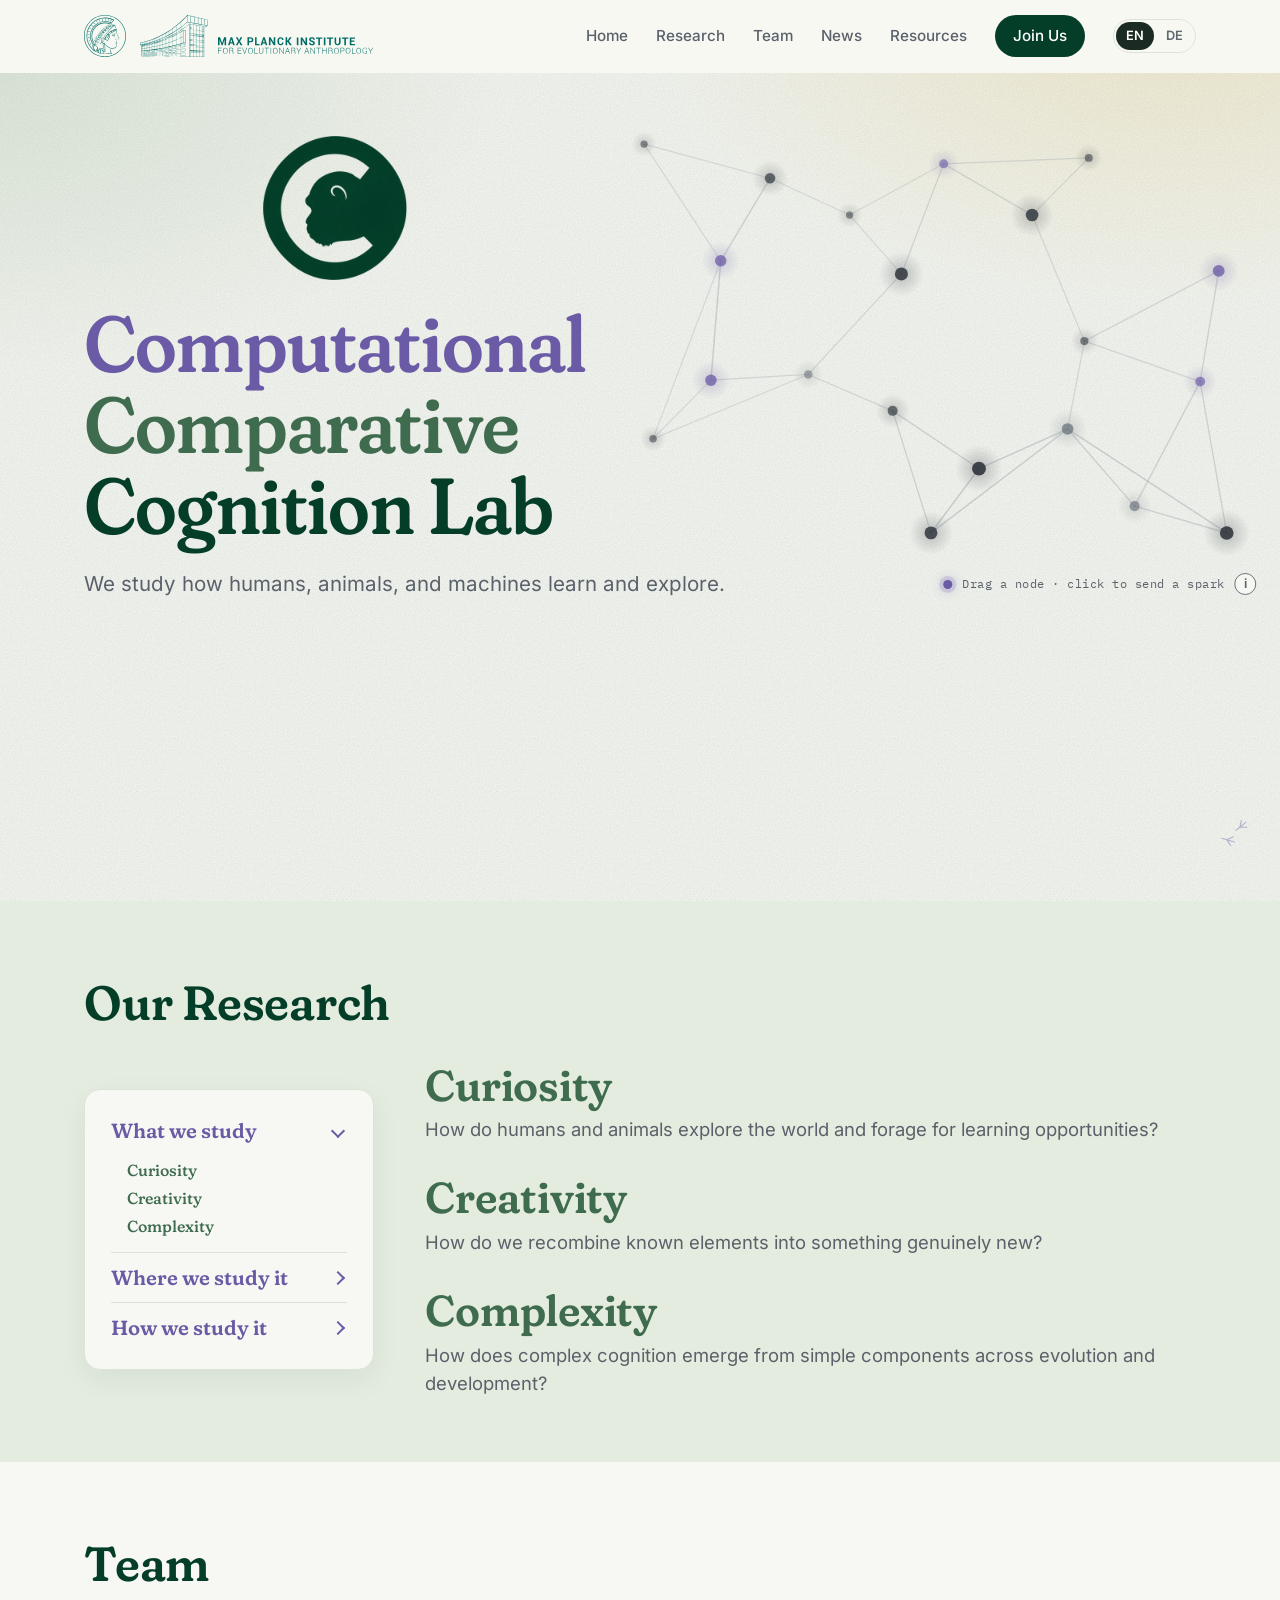
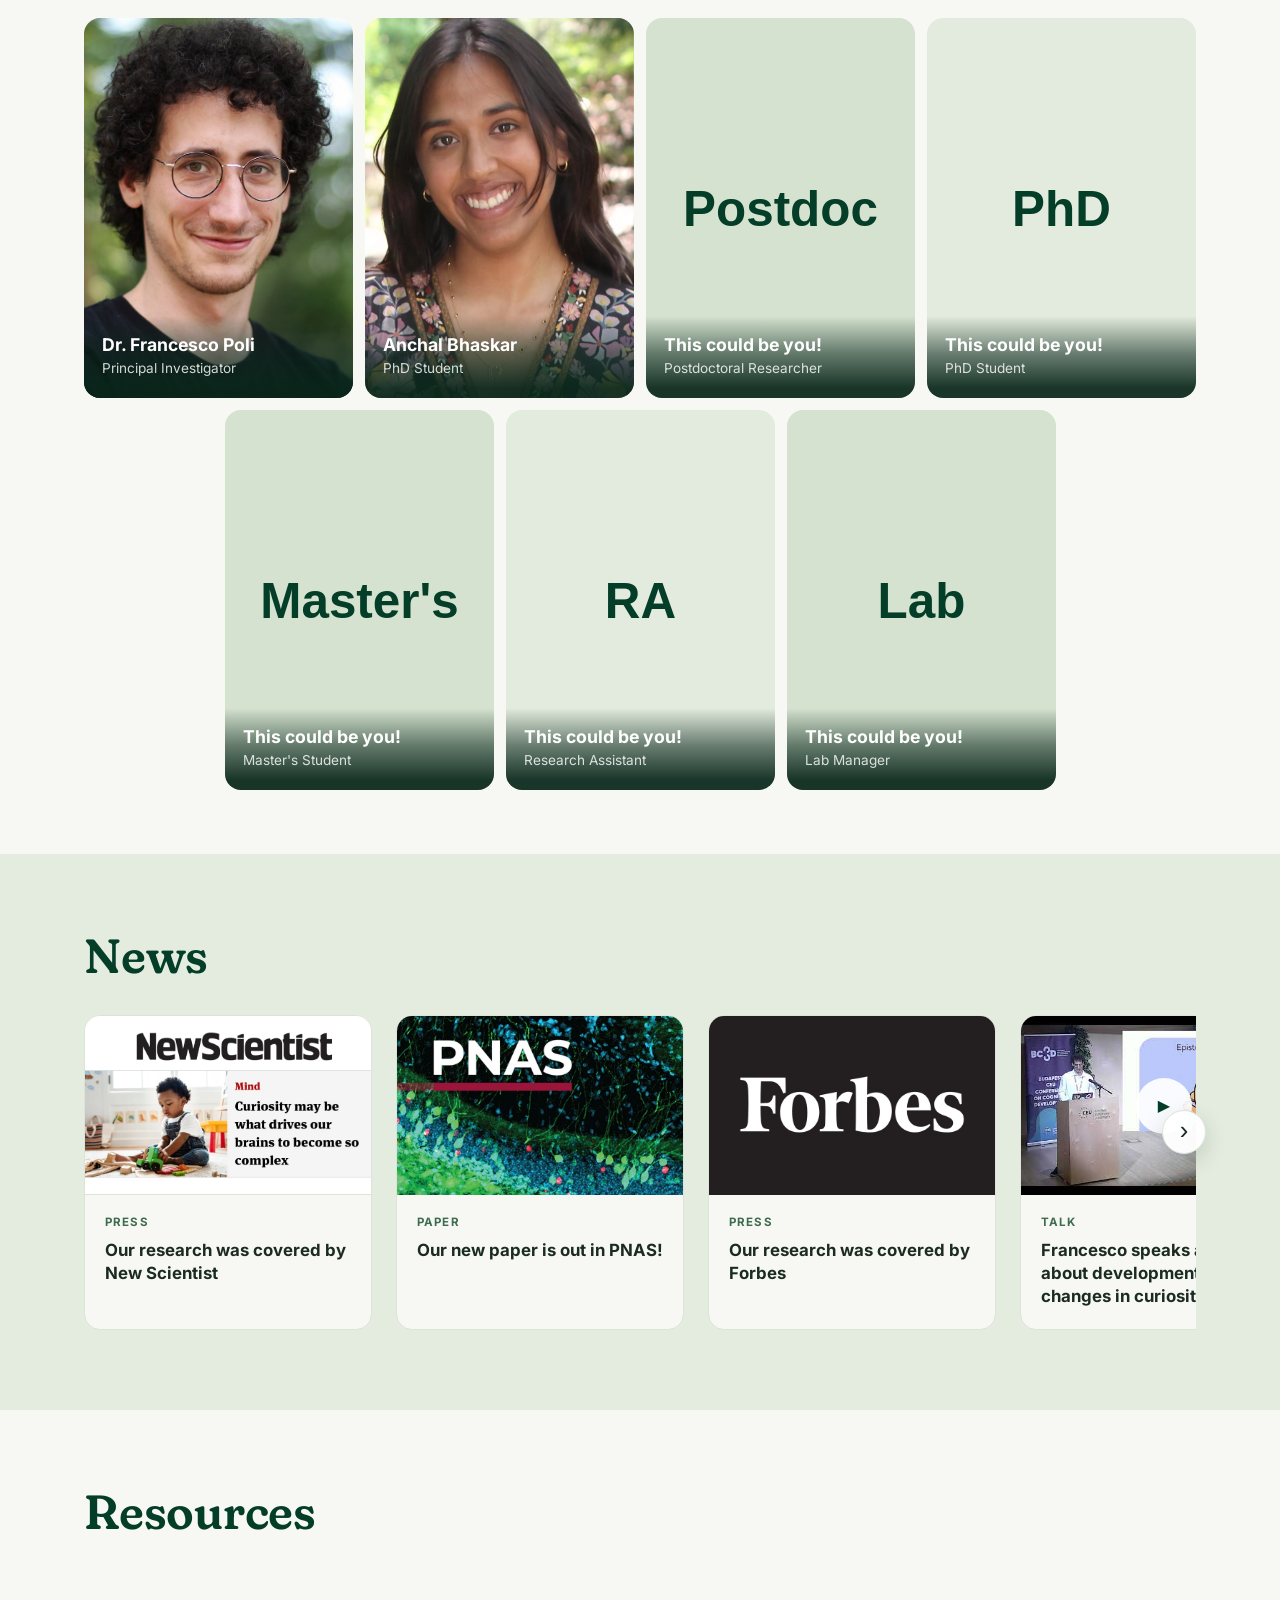
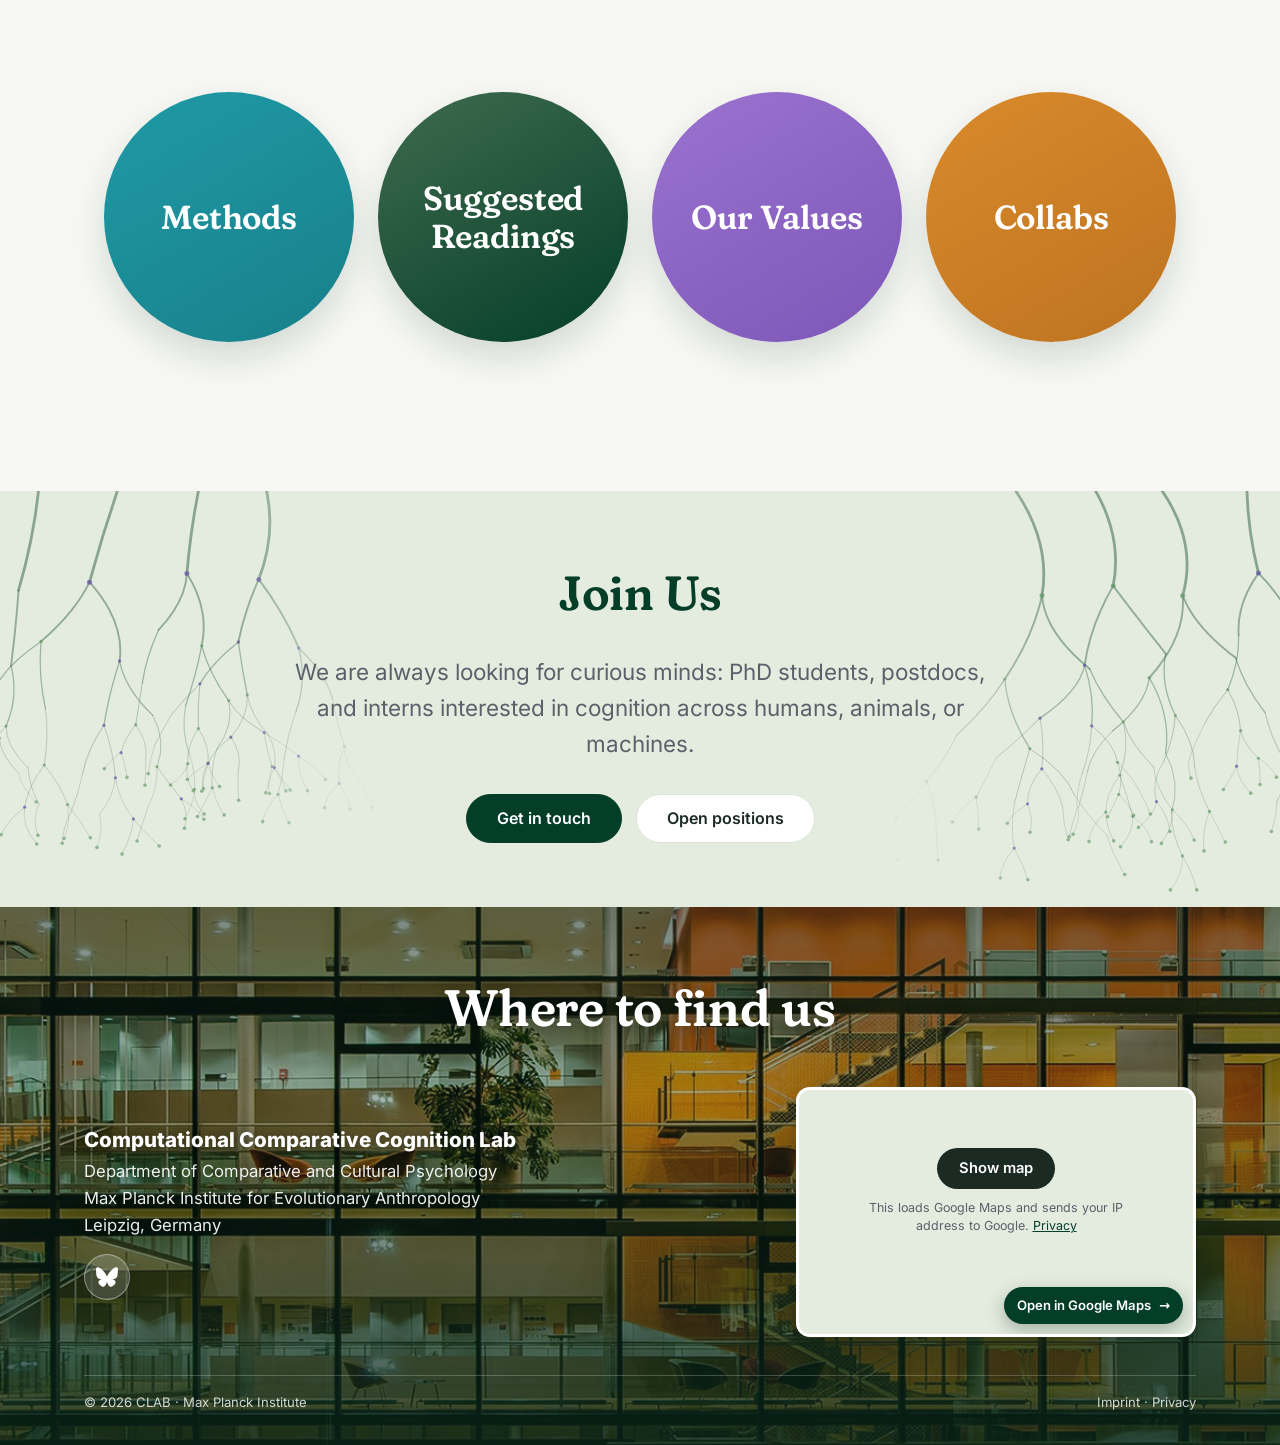
<file: index.html>
<!DOCTYPE html>
<html lang="en">
<head>
  <meta charset="UTF-8" />
  <meta name="viewport" content="width=device-width, initial-scale=1.0" />
  <title>CLAB · Computational Comparative Cognition Lab</title>
  <meta name="description" content="Computational Comparative Cognition Lab (CLAB) at the Max Planck Institute." />
  <link rel="icon" type="image/png" href="assets/img/favicon-green.png" />
  <link rel="stylesheet" href="assets/css/styles.css?v=41" />
</head>
<body>

  <!-- ============ HEADER / NAV ============ -->
  <header class="site-header" id="siteHeader">
    <div class="container header-inner">
      <a href="#top" class="brand brand--mpi" aria-label="CLAB home">
        <img src="assets/img/mpg_logo.svg" alt="Max Planck Society" class="brand-mpg" />
        <img src="assets/img/mpi_eva_logo.svg" alt="Max Planck Institute for Evolutionary Anthropology" class="brand-mpi" />
      </a>

      <nav class="main-nav" id="mainNav" aria-label="Main navigation">
        <a href="#top">Home</a>
        <a href="#research">Research</a>
        <a href="#team">Team</a>
        <a href="#news">News</a>
        <a href="#resources">Resources</a>
        <a href="#join" class="nav-cta">Join Us</a>
        <div class="lang-toggle" role="group" aria-label="Language">
          <button class="lang-btn is-active" data-lang="en">EN</button>
          <button class="lang-btn" data-lang="de">DE</button>
        </div>
      </nav>

      <button class="nav-toggle" id="navToggle" aria-label="Open menu" aria-expanded="false">
        <span></span><span></span><span></span>
      </button>
    </div>
  </header>

  <main id="top">

    <!-- ============ HERO ============ -->
    <section class="hero" id="hero">
      <!-- Footprints walk behind the network; both are decorative and drawn by main.js -->
      <svg class="hero-tracks" id="heroTracks" aria-hidden="true"></svg>
      <canvas class="hero-net" id="heroNet" aria-hidden="true"></canvas>
      <div class="container hero-inner" id="heroInner">
        <div class="hero-head">
          <img class="hero-logo" src="assets/img/clab-logo-green.png" alt="CLAB logo" />
          <h1 class="hero-title"><span class="w-comp">Computational</span><br /><span class="w-compar">Comparative</span><br /><span class="w-cog">Cognition Lab</span></h1>
        </div>
        <p class="hero-tagline">We study how humans, animals, and machines learn and explore.</p>
      </div>
      <!-- Placed right under the network by main.js -->
      <div class="hero-hint" id="heroHint" hidden>
        <p class="hint-text"><i></i><span class="hint-mouse">Drag a node · click to send a spark</span><span class="hint-touch">Tap to send a spark</span></p>
        <button type="button" class="hint-info" id="hintInfo" aria-expanded="false" aria-controls="hintNote" aria-label="About the network">i</button>
        <p class="hint-note" id="hintNote" hidden>The network idea was stolen from <a href="https://www.kaysonfakhar.com/" target="_blank" rel="noopener">Kayson</a></p>
      </div>
    </section>
    <!-- The bird keeps walking down the page margin as you scroll (drawn by main.js) -->
    <svg class="page-trail" id="pageTrail" aria-hidden="true"></svg>

    <!-- ============ RESEARCH: a menu on the left opens What, Where and How on the right ============ -->
    <section class="section research" id="research">
      <div class="container">
        <div class="section-head reveal">
          <h2 class="section-title">Our Research</h2>
        </div>

        <div class="rs reveal" id="rs">
          <nav class="rs-menu" aria-label="Our research">
            <div class="rs-group" data-part="what">
              <button class="rs-head" type="button" data-part="what" aria-controls="rsSub-what">What we study</button>
              <div class="rs-sub" id="rsSub-what">
                <ul>
                  <li><button class="rs-item" type="button" data-part="what" data-item="curiosity">Curiosity</button></li>
                  <li><button class="rs-item" type="button" data-part="what" data-item="creativity">Creativity</button></li>
                  <li><button class="rs-item" type="button" data-part="what" data-item="complexity">Complexity</button></li>
                </ul>
              </div>
            </div>
            <div class="rs-group" data-part="where">
              <button class="rs-head" type="button" data-part="where" aria-controls="rsSub-where">Where we study it</button>
              <div class="rs-sub" id="rsSub-where">
                <ul>
                  <li><button class="rs-item" type="button" data-part="where" data-item="baby">Across Development</button></li>
                  <li><button class="rs-item" type="button" data-part="where" data-item="chimp">Across Species</button></li>
                  <li><button class="rs-item" type="button" data-part="where" data-item="globe">Across the Globe</button></li>
                </ul>
              </div>
            </div>
            <div class="rs-group" data-part="how">
              <button class="rs-head" type="button" data-part="how" aria-controls="rsSub-how">How we study it</button>
              <div class="rs-sub" id="rsSub-how">
                <ul>
                  <li><button class="rs-item" type="button" data-part="how" data-item="eye">Experimental work</button></li>
                  <li><button class="rs-item" type="button" data-part="how" data-item="model">Computational modelling</button></li>
                  <li><button class="rs-item" type="button" data-part="how" data-item="brain">Brain data</button></li>
                </ul>
              </div>
            </div>
          </nav>

          <div class="rs-panels">
            <!-- What: the three questions -->
            <div class="rs-panel rs-panel--what" data-part="what">
              <h3 class="rs-label">What we study</h3>
              <div class="what-list">
                <div class="what-item" data-item="curiosity" style="--c:#1f9aa6">
                  <h3>Curiosity</h3>
                  <p>How do humans and animals explore the world and forage for learning opportunities?</p>
                </div>
                <div class="what-item" data-item="creativity" style="--c:#d98a2b">
                  <h3>Creativity</h3>
                  <p>How do we recombine known elements into something genuinely new?</p>
                </div>
                <div class="what-item" data-item="complexity" style="--c:#9b72cf">
                  <h3>Complexity</h3>
                  <p>How does complex cognition emerge from simple components across evolution and development?</p>
                </div>
              </div>
            </div>

            <!-- Where: the globe, the chimp and the baby -->
            <div class="rs-panel rs-panel--where" data-part="where">
              <h3 class="rs-label">Where we study it</h3>
              <div class="rs-text" aria-live="polite">
                <p class="rs-pick"><span class="pick-wide">Click a name on the left, or the picture</span><span class="pick-phone">Tap the picture to explore</span></p>
                <div class="rs-desc" data-item="baby" style="--c:#cf6f8a">
                  <h3>Across Development</h3>
                  <p>The secret to human uniqueness lies in our long period of development: infants and children can actively explore the world and learn many complex cognitive and social skills from others. How does this happen?</p>
                </div>
                <div class="rs-desc" data-item="chimp" style="--c:#c77d3a">
                  <h3>Across Species</h3>
                  <p>Can we really say that something is special to humans if our closest relatives, the great apes, have it too? We compare brains and cognition across species to understand how they differ, and what makes us unique.</p>
                </div>
                <div class="rs-desc" data-item="globe" style="--c:#3a6ea5">
                  <h3>Across the Globe</h3>
                  <p>All cultures are different. If we want to understand the cognitive abilities that are universal to all humans, we have to look for them across all cultures. Studying cultures also helps us understand how and why we vary, and which developmental and environmental factors shape those variations.</p>
                </div>
              </div>
              <div class="rs-art">
                <img class="art-layer" data-item="globe" src="globe.png" alt="" style="--halo:#3a6ea5" />
                <img class="art-layer" data-item="chimp" src="chimp.png" alt="" style="--halo:#c77d3a" />
                <img class="art-layer" data-item="baby"  src="baby.png"  alt="" style="--halo:#cf6f8a" />
                <!-- transparent click areas over each part -->
                <button class="art-hot" type="button" data-item="globe" tabindex="-1" aria-label="Across the Globe" style="--x:50%;--y:22%;--w:86%;--h:42%"></button>
                <button class="art-hot" type="button" data-item="globe" tabindex="-1" aria-label="Across the Globe" style="--x:50%;--y:64%;--w:88%;--h:60%"></button>
                <button class="art-hot" type="button" data-item="chimp" tabindex="-1" aria-label="Across Species" style="--x:34%;--y:53%;--w:38%;--h:34%"></button>
                <button class="art-hot" type="button" data-item="baby"  tabindex="-1" aria-label="Across Development" style="--x:68%;--y:54%;--w:33%;--h:30%"></button>
              </div>
            </div>

            <!-- How: an eye with its eye-tracker, a small neural network, a brain -->
            <div class="rs-panel rs-panel--how" data-part="how">
              <h3 class="rs-label">How we study it</h3>
              <div class="rs-text" aria-live="polite">
                <p class="rs-pick"><span class="pick-wide">Click a name on the left, or the picture</span><span class="pick-phone">Tap the picture to explore</span></p>
                <div class="rs-desc" data-item="eye" style="--c:#2f8a78">
                  <h3>Experimental work</h3>
                  <p>We use eye-tracking, pupillometry and behavioural techniques to study how cognition changes across species and development.</p>
                </div>
                <div class="rs-desc" data-item="model" style="--c:#6b5ba6">
                  <h3>Computational modelling</h3>
                  <p>We develop computational models and artificial neural networks to gain mechanistic insights on cognition.</p>
                </div>
                <div class="rs-desc" data-item="brain" style="--c:#cc5f7d">
                  <h3>Brain data</h3>
                  <p>We work with brain data to ground our understanding of cognition in what is biologically plausible.</p>
                </div>
              </div>
              <div class="rs-art rs-art--how">
                <!-- faint links between the three: they work together -->
                <svg class="art-base" viewBox="0 0 414 400" aria-hidden="true">
                  <path d="M207 198 L112 292 M207 198 L318 284 M112 292 L318 284" fill="none" stroke="#9aa39c" stroke-width="3" stroke-dasharray="2 10" stroke-linecap="round"/>
                </svg>
                <!-- an eye-tracking session, in a circle -->
                <svg class="art-layer" data-item="eye" viewBox="0 0 414 400" aria-hidden="true" style="--halo:#2f8a78">
                  <defs><clipPath id="eyeClip"><circle cx="207" cy="104" r="94"/></clipPath></defs>
                  <image href="assets/img/research/eye-tracking.jpg" x="113" y="10" width="188" height="188" clip-path="url(#eyeClip)" preserveAspectRatio="xMidYMid slice"/>
                  <circle cx="207" cy="104" r="94" fill="none" stroke="#2b2b2b" stroke-width="6"/>
                </svg>
                <!-- a small copy of the network at the top of the page (main.js draws it) -->
                <canvas class="art-layer art-live how-net" id="howNet" data-item="model" aria-hidden="true" style="--halo:#6b5ba6"></canvas>
                <!-- a brain, seen from the side -->
                <svg class="art-layer" data-item="brain" viewBox="0 0 414 400" aria-hidden="true" style="--halo:#cc5f7d">
                  <image href="assets/img/research/brain.png?v=2" x="226" y="209" width="186" height="151"/>
                </svg>
                <button class="art-hot" type="button" data-item="eye"   tabindex="-1" aria-label="Experimental work" style="--x:50%;--y:26%;--w:46%;--h:47%"></button>
                <button class="art-hot" type="button" data-item="brain" tabindex="-1" aria-label="Brain data" style="--x:76%;--y:71%;--w:44%;--h:38%"></button>
              </div>
            </div>
          </div>
        </div>
      </div>
    </section>

    <!-- ============ TEAM ============ -->
    <section class="section team" id="team">
      <div class="container">
        <div class="section-head reveal">
          <h2 class="section-title">Team</h2>
        </div>

        <div class="people-grid reveal">
          <figure class="person" tabindex="0">
            <img class="person-photo" src="Francesco.JPG" alt="Dr. Francesco Poli" />
            <figcaption class="person-info">
              <div class="person-name"><strong>Dr. Francesco Poli</strong><span>Principal Investigator</span></div>
              <div class="person-more">
                <p class="person-bio">Francesco leads CLAB. He is interested in how humans and other animals learn and explore, and loves using eye-tracking and computational modelling to find out.</p>
                <div class="person-actions">
                  <a class="person-bsky" href="https://bsky.app/profile/francescopoli.bsky.social" target="_blank" rel="noopener" aria-label="Bluesky profile of Francesco Poli">
                    <svg viewBox="0 0 24 24" aria-hidden="true"><path fill="currentColor" d="M5.202 2.857C7.954 4.922 10.913 9.11 12 11.358c1.087-2.247 4.046-6.436 6.798-8.501C20.783 1.366 24 .213 24 3.883c0 .732-.42 6.156-.667 7.037-.856 3.061-3.978 3.842-6.755 3.37 4.854.826 6.089 3.562 3.422 6.299-5.065 5.196-7.28-1.304-7.847-2.97-.104-.305-.152-.448-.153-.327 0-.121-.05.022-.153.327-.568 1.666-2.782 8.166-7.847 2.97-2.667-2.737-1.432-5.473 3.422-6.3-2.777.473-5.899-.308-6.755-3.369C.42 10.04 0 4.615 0 3.883c0-3.67 3.217-2.517 5.202-1.026"/></svg>
                  </a>
                  <a class="person-link" href="https://francescpoli.github.io/" target="_blank" rel="noopener">Go to personal website <span class="arrow-x">&rarr;</span></a>
                </div>
                <a class="person-email" href="mailto:francesco.poli@live.com">francesco.poli@live.com</a>
              </div>
            </figcaption>
          </figure>
          <figure class="person" tabindex="0">
            <img class="person-photo" src="Anchal_Bhaskar.jpg" alt="Anchal Bhaskar" />
            <figcaption class="person-info">
              <div class="person-name"><strong>Anchal Bhaskar</strong><span>PhD Student</span></div>
              <div class="person-more">
                <p class="person-bio">Anchal is interested in Nature, Networks, and Nurture: How cognition is the result of genetic, brain, and behavioural processes across development. She is based at the <a href="https://www.astlelab.com/" target="_blank" rel="noopener">4D Lab</a> in Cambridge (UK).</p>
              </div>
            </figcaption>
          </figure>
          <figure class="person" tabindex="0">
            <img class="person-photo" src="assets/img/team/role-postdoc.svg" alt="" />
            <figcaption class="person-info">
              <div class="person-name"><strong>This could be you!</strong><span>Postdoctoral Researcher</span></div>            </figcaption>
          </figure>
          <figure class="person" tabindex="0">
            <img class="person-photo" src="assets/img/team/role-phd.svg" alt="" />
            <figcaption class="person-info">
              <div class="person-name"><strong>This could be you!</strong><span>PhD Student</span></div>            </figcaption>
          </figure>
          <figure class="person" tabindex="0">
            <img class="person-photo" src="assets/img/team/role-masters.svg" alt="" />
            <figcaption class="person-info">
              <div class="person-name"><strong>This could be you!</strong><span>Master's Student</span></div>            </figcaption>
          </figure>
          <figure class="person" tabindex="0">
            <img class="person-photo" src="assets/img/team/role-ra.svg" alt="" />
            <figcaption class="person-info">
              <div class="person-name"><strong>This could be you!</strong><span>Research Assistant</span></div>            </figcaption>
          </figure>
          <figure class="person" tabindex="0">
            <img class="person-photo" src="assets/img/team/role-lab.svg" alt="" />
            <figcaption class="person-info">
              <div class="person-name"><strong>This could be you!</strong><span>Lab Manager</span></div>            </figcaption>
          </figure>
        </div>
      </div>
    </section>

    <!-- ============ NEWS (three video cards row) ============ -->
    <section class="section news" id="news">
      <div class="container">
        <div class="section-head reveal">
          <h2 class="section-title">News</h2>
        </div>

        <div class="news-scroller reveal">
          <div class="card-grid" id="newsTrack">
            <a class="news-card" href="https://www.newscientist.com/article/2596932-curiosity-may-be-what-drives-our-brains-to-become-so-complex/" target="_blank" rel="noopener">
              <div class="news-media news-media--light"><img src="assets/img/news/new-scientist.jpg" alt="New Scientist article: Curiosity may be what drives our brains to become so complex" /></div>
              <div class="card-text">
                <span class="card-tag">Press</span>
                <h3>Our research was covered by New Scientist</h3>
              </div>
            </a>

            <a class="news-card" href="https://www.pnas.org/doi/abs/10.1073/pnas.2610400123" target="_blank" rel="noopener">
              <div class="news-media"><img src="assets/img/news/pnas.jpg" alt="PNAS" /></div>
              <div class="card-text">
                <span class="card-tag">Paper</span>
                <h3>Our new paper is out in PNAS!</h3>
              </div>
            </a>

            <a class="news-card" href="https://www.forbes.com/sites/alisonescalante/2025/01/28/autistic-traits-promote-curiosity-driven-learning-research-finds/" target="_blank" rel="noopener">
              <div class="news-media"><img src="assets/img/news/forbes-logo.png" alt="Forbes" /></div>
              <div class="card-text">
                <span class="card-tag">Press</span>
                <h3>Our research was covered by Forbes</h3>
              </div>
            </a>

            <a class="news-card" href="https://www.youtube.com/watch?v=vPxMyfUJO1A" target="_blank" rel="noopener">
              <div class="news-media">
                <img src="assets/img/news/talk-bcccd.jpg" alt="" />
                <span class="play-btn" aria-hidden="true">▶</span>
              </div>
              <div class="card-text">
                <span class="card-tag">Talk</span>
                <h3>Francesco speaks at BCCCD about developmental changes in curiosity</h3>
              </div>
            </a>

            <a class="news-card" href="https://www.science.org/doi/full/10.1126/sciadv.adu2014" target="_blank" rel="noopener">
              <div class="news-media news-media--light"><img src="assets/img/news/science-advances.png" alt="Science Advances" /></div>
              <div class="card-text">
                <span class="card-tag">Paper</span>
                <h3>Our new paper is out in Science Advances!</h3>
              </div>
            </a>

            <a class="news-card" href="https://www.youtube.com/watch?v=eVUE-fwRyqg" target="_blank" rel="noopener">
              <div class="news-media">
                <img src="assets/img/news/podcast-monkey.jpg" alt="" />
                <span class="play-btn" aria-hidden="true">▶</span>
              </div>
              <div class="card-text">
                <span class="card-tag">Podcast</span>
                <h3>Francesco was interviewed at The Monkey Podcast</h3>
              </div>
            </a>

            <a class="news-card" href="https://www.youtube.com/watch?v=OwGvCDxMd94&list=PLQL6z4JeTTQmodlMcLj5oqmxBh_BkLVMI" target="_blank" rel="noopener">
              <div class="news-media">
                <img src="assets/img/news/talk-icdl.jpg" alt="" />
                <span class="play-btn" aria-hidden="true">▶</span>
              </div>
              <div class="card-text">
                <span class="card-tag">Talk</span>
                <h3>Francesco spoke at ICDL about exploratory behaviour in infants</h3>
              </div>
            </a>
          </div>
          <button class="news-arrow news-arrow--prev" id="newsPrev" aria-label="Newer news" hidden>&lsaquo;</button>
          <button class="news-arrow news-arrow--next" id="newsNext" aria-label="Older news">&rsaquo;</button>
        </div>
      </div>
    </section>

    <!-- ============ RESOURCES (floating circles for the team) ============ -->
    <section class="section resources" id="resources">
      <div class="container">
        <div class="section-head reveal">
          <h2 class="section-title">Resources</h2>
        </div>

        <div class="res-deck reveal">
          <div class="res-circle res-methods" tabindex="0">
            <div class="res-inner">
              <h3 class="res-title">Methods</h3>
              <div class="res-body">
                <p class="methods-tagline">A roadmap to open tools and methods in cognitive neuroscience.</p>
                <div class="methods-row">
                  <a class="method-item" href="https://devstart.org" target="_blank" rel="noopener">
                    <img class="method-logo" src="devstart.png" alt="DevStart" />
                    <span class="method-name">DevStart</span>
                    <small class="method-desc">Hands-on tutorials to code, create experiments, analyse data</small>
                  </a>
                  <a class="method-item" href="https://experimentology.io" target="_blank" rel="noopener">
                    <img class="method-logo" src="experimentology.png" alt="Experimentology" />
                    <span class="method-name">Experimentology</span>
                    <small class="method-desc">The conceptual side of things, for a deeper understanding</small>
                  </a>
                  <a class="method-item" href="https://neuromatch.io" target="_blank" rel="noopener">
                    <img class="method-logo" src="neuromatch.png" alt="Neuromatch" />
                    <span class="method-name">Neuromatch</span>
                    <small class="method-desc">Towards computational neuroscience</small>
                  </a>
                </div>
              </div>
            </div>
          </div>

          <div class="res-circle res-readings" tabindex="0">
            <div class="res-inner">
              <h3 class="res-title">Suggested Readings</h3>
              <div class="res-body">
                <ul class="readings-list">
                  <li><a href="https://smallpotatoes.paulbloom.net/p/a-lot-of-developmental-psychology-f0a" target="_blank" rel="noopener">
                    <span class="reading-cite">Bloom (2026)</span> A lot of developmental psychology isn't worth doing</a></li>
                  <li><a href="https://www.jstor.org/stable/jj.33506890" target="_blank" rel="noopener">
                    <span class="reading-cite">Mars (2026)</span> The Fox, the Shrew, and You: How Brains Evolved</a></li>
                  <li><a href="https://www.cell.com/trends/cognitive-sciences/fulltext/S1364-6613(24)00028-7" target="_blank" rel="noopener">
                    <span class="reading-cite">Poli et al. (2024)</span> Curiosity and the dynamics of optimal exploration</a></li>
                </ul>
              </div>
            </div>
          </div>

          <div class="res-circle res-values" tabindex="0">
            <div class="res-inner">
              <h3 class="res-title">Our Values</h3>
              <div class="res-body">
                <div class="values-row" id="valuesRow">
                  <button type="button" class="value-bubble" data-v="transparency">Transparency</button>
                  <button type="button" class="value-bubble" data-v="care">Care</button>
                  <button type="button" class="value-bubble" data-v="slow">Slow science</button>
                </div>
                <div class="value-detail">
                  <p class="value-text" data-v="transparency"><strong class="vt-name">Transparency</strong>We share data, code and expertise, and that's one first important aspect of transparency. But we also share ideas, voice disagreements, admit mistakes, and try to always give helpful advice: this openness, too, is foundational to us and our work.</p>
                  <p class="value-text" data-v="care"><strong class="vt-name">Care</strong>In the lab, mutual care and respect are valued. We are a team, and goals are always shared. Helping each other and making sure that we are all thriving is foundational to who we are as a team.</p>
                  <p class="value-text" data-v="slow"><strong class="vt-name">Slow science</strong>Slow does not mean idle: there is a lot to do in a research project, many aspects to think about and keep track of, but they should not be rushed. The focus is on learning and understanding, not delivering. We are the only known animal in the universe with a chance to understand where we come from and who we are. Let's take this as an exciting gift, not a stressful chore. <a class="value-link" href="https://www.slow-science.com/" target="_blank" rel="noopener">Find out more <span class="arrow-x">&rarr;</span></a></p>
                </div>
              </div>
            </div>
          </div>

          <div class="res-circle res-collabs" tabindex="0">
            <div class="res-inner">
              <h3 class="res-title">Collabs</h3>
              <div class="res-body">
                <div class="collabs-row">
                  <a class="collab" href="https://scholar.google.com/citations?user=8iFyhckAAAAJ" target="_blank" rel="noopener">
                    <span class="collab-photo"><img src="Tommaso_Ghilardi.jpg" alt="Tommaso Ghilardi" /></span>
                    <span class="collab-name">Tommaso Ghilardi</span>
                  </a>
                  <a class="collab" href="https://scholar.google.com/citations?user=SXzeQH0AAAAJ" target="_blank" rel="noopener">
                    <span class="collab-photo"><img src="Duncan_Astle.png" alt="Duncan Astle" /></span>
                    <span class="collab-name">Duncan Astle</span>
                  </a>
                  <a class="collab" href="https://scholar.google.com/citations?user=652pLAUAAAAJ" target="_blank" rel="noopener">
                    <span class="collab-photo"><img src="Kayson_Fakhar.jpg" alt="Kayson Fakhar" /></span>
                    <span class="collab-name">Kayson Fakhar</span>
                  </a>
                  <a class="collab" href="https://scholar.google.com/citations?user=gOTxTaoAAAAJ" target="_blank" rel="noopener">
                    <span class="collab-photo"><img src="Azzurra_Ruggeri.jpg" alt="Azzurra Ruggeri" /></span>
                    <span class="collab-name">Azzurra Ruggeri</span>
                  </a>
                  <a class="collab" href="https://scholar.google.com/citations?user=u7j5P8MAAAAJ" target="_blank" rel="noopener">
                    <span class="collab-photo"><img src="Sabine_Hunnius.png" alt="Sabine Hunnius" /></span>
                    <span class="collab-name">Sabine Hunnius</span>
                  </a>
                  <a class="collab" href="https://scholar.google.com/citations?user=t6sb0foAAAAJ" target="_blank" rel="noopener">
                    <span class="collab-photo"><img src="Agi_Kovacs.jpg" alt="Ágnes Kovács" /></span>
                    <span class="collab-name">Ágnes Kovács</span>
                  </a>
                  <a class="collab" href="https://scholar.google.com/citations?user=5xWoGMgAAAAJ" target="_blank" rel="noopener">
                    <span class="collab-photo"><img src="Rogier_Mars.png" alt="Rogier Mars" /></span>
                    <span class="collab-name">Rogier Mars</span>
                  </a>
                  <a class="collab" href="https://scholar.google.com/citations?user=l_4yjIMAAAAJ" target="_blank" rel="noopener">
                    <span class="collab-photo"><img src="Charlotte_Grosse_Wiesmann.jpg" alt="Charlotte Grosse Wiesmann" /></span>
                    <span class="collab-name">Charlotte Grosse Wiesmann</span>
                  </a>
                  <a class="collab" href="https://scholar.google.com/citations?user=gCqGj4sAAAAJ" target="_blank" rel="noopener">
                    <span class="collab-photo"><img src="P-Y_Oudeyer.png" alt="Pierre-Yves Oudeyer" /></span>
                    <span class="collab-name">Pierre-Yves Oudeyer</span>
                  </a>
                  <a class="collab" href="https://scholar.google.com/citations?user=KFUbXYYAAAAJ" target="_blank" rel="noopener">
                    <span class="collab-photo"><img src="Matej_Hoffmann.jpg" alt="Matej Hoffmann" /></span>
                    <span class="collab-name">Matej Hoffmann</span>
                  </a>
                </div>
              </div>
            </div>
          </div>
        </div>
      </div>
    </section>

    <!-- ============ JOIN US ============ -->
    <section class="section join" id="join">
      <div class="container narrow reveal">
        <h2 class="section-title">Join Us</h2>
        <p class="lead">
          We are always looking for curious minds: PhD students, postdocs, and
          interns interested in cognition across humans, animals, or machines.
        </p>
        <div class="join-actions">
          <a href="mailto:francesco.poli@live.com" class="btn btn-primary">Get in touch</a>
          <button type="button" class="btn btn-ghost" id="openPositionsBtn">Open positions</button>
        </div>

        <dialog class="positions-dialog" id="positionsDialog" aria-label="Open positions">
          <div class="dialog-inner">
            <button class="dialog-close" data-close aria-label="Close">&times;</button>
            <p>We do not have open positions at the moment, but you can get in touch to explore possibilities for grants or scholarships to apply to together!</p>
            <a class="btn btn-primary" href="mailto:francesco.poli@live.com">Get in touch</a>
          </div>
        </dialog>
      </div>
    </section>

  </main>

  <!-- ============ WHERE TO FIND US (footer) ============ -->
  <footer class="findus" id="findus" aria-label="Where to find us">
    <img class="findus-bg" src="max_planck_institute_for_evolutionary_anthropology_cover.jpg" alt="Max Planck Institute for Evolutionary Anthropology, Leipzig" />
    <div class="findus-content">
      <h2 class="findus-title">Where to find us</h2>
      <div class="findus-cols">
        <div class="findus-address">
          <p>
            <strong>Computational Comparative Cognition Lab</strong><br />
            Department of Comparative and Cultural Psychology<br />
            Max Planck Institute for Evolutionary Anthropology<br />
            Leipzig, Germany
          </p>
          <a class="findus-bsky" href="https://bsky.app/profile/francescopoli.bsky.social" target="_blank" rel="noopener" aria-label="Bluesky profile of Francesco Poli">
            <svg viewBox="0 0 24 24" aria-hidden="true"><path fill="currentColor" d="M5.202 2.857C7.954 4.922 10.913 9.11 12 11.358c1.087-2.247 4.046-6.436 6.798-8.501C20.783 1.366 24 .213 24 3.883c0 .732-.42 6.156-.667 7.037-.856 3.061-3.978 3.842-6.755 3.37 4.854.826 6.089 3.562 3.422 6.299-5.065 5.196-7.28-1.304-7.847-2.97-.104-.305-.152-.448-.153-.327 0-.121-.05.022-.153.327-.568 1.666-2.782 8.166-7.847 2.97-2.667-2.737-1.432-5.473 3.422-6.3-2.777.473-5.899-.308-6.755-3.369C.42 10.04 0 4.615 0 3.883c0-3.67 3.217-2.517 5.202-1.026"/></svg>
          </a>
        </div>
        <div class="findus-map" id="findusMap">
          <!-- The Google Map loads only after a click (see main.js and privacy.html) -->
          <div class="map-consent" id="mapConsent">
            <button type="button" class="map-load" id="mapLoadBtn">Show map</button>
            <p>This loads Google Maps and sends your IP address to Google. <a href="privacy.html">Privacy</a></p>
          </div>
          <a class="findus-cta"
             href="https://www.google.com/maps/search/?api=1&query=Max+Planck+Institute+for+Evolutionary+Anthropology+Leipzig"
             target="_blank" rel="noopener" aria-label="Open the Max Planck Institute for Evolutionary Anthropology in Google Maps">Open in Google Maps <span class="arrow-x">&rarr;</span></a>
        </div>
      </div>
      <div class="findus-legal">
        <span>© <span id="year"></span> CLAB · Max Planck Institute</span>
        <span><a href="imprint.html">Imprint</a> · <a href="privacy.html">Privacy</a></span>
      </div>
    </div>
  </footer>

  <script src="assets/js/main.js?v=35"></script>
</body>
</html>
</file>
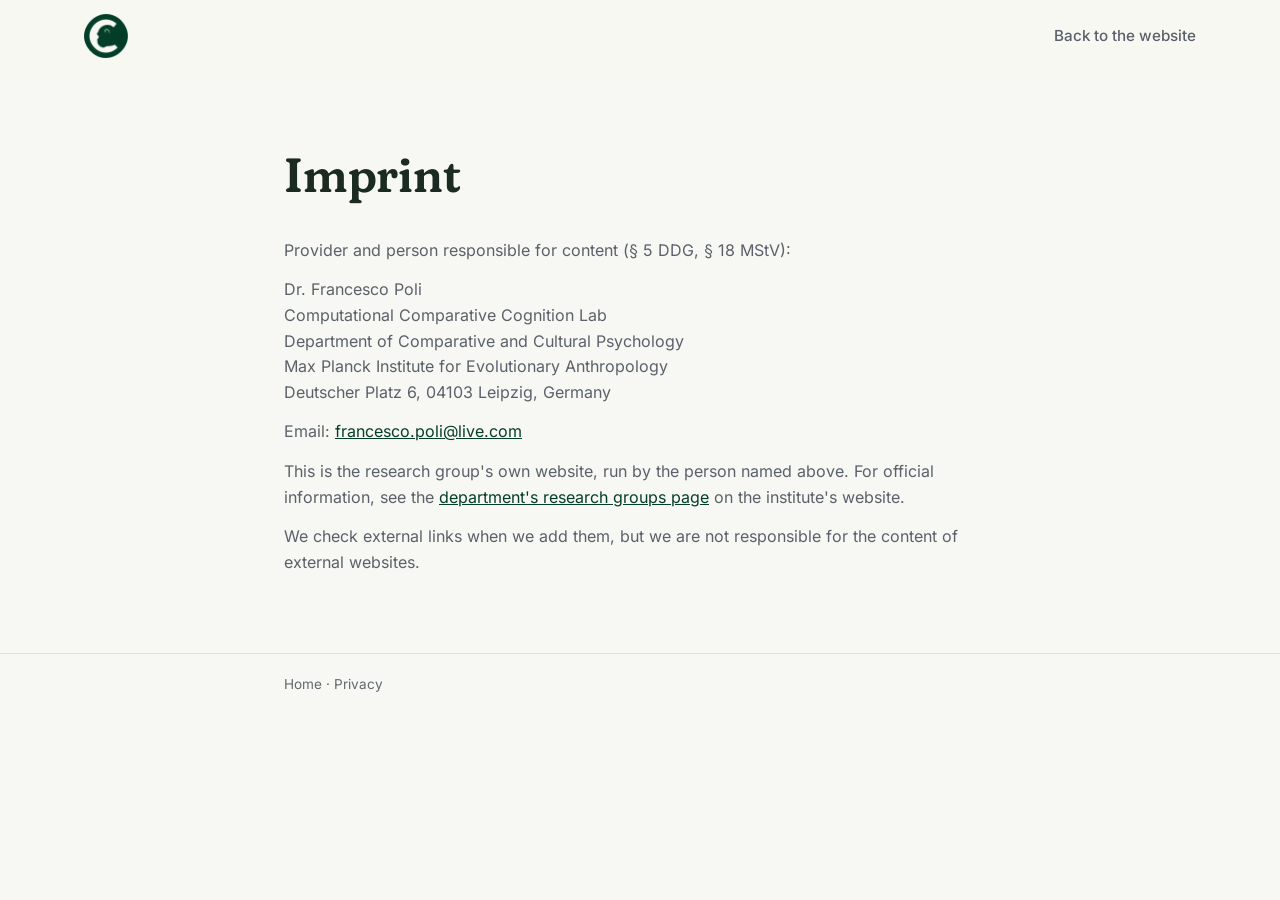
<file: imprint.html>
<!DOCTYPE html>
<html lang="en">
<head>
  <meta charset="UTF-8" />
  <meta name="viewport" content="width=device-width, initial-scale=1.0" />
  <title>Imprint · CLAB</title>
  <link rel="icon" type="image/png" href="assets/img/favicon-green.png" />
  <link rel="stylesheet" href="assets/css/styles.css?v=41" />
</head>
<body>
  <header class="site-header">
    <div class="container header-inner">
      <a href="index.html" class="brand"><img src="assets/img/clab-logo-green.png" alt="CLAB, Computational Comparative Cognition Lab" class="brand-logo brand-logo--green" /></a>
      <a href="index.html" class="legal-back">Back to the website</a>
    </div>
  </header>

  <main class="section legal">
    <div class="container narrow">
      <h1>Imprint</h1>
      <p>Provider and person responsible for content (§ 5 DDG, § 18 MStV):</p>
      <p>
        Dr. Francesco Poli<br />
        Computational Comparative Cognition Lab<br />
        Department of Comparative and Cultural Psychology<br />
        Max Planck Institute for Evolutionary Anthropology<br />
        Deutscher Platz 6, 04103 Leipzig, Germany
      </p>
      <p>Email: <a href="mailto:francesco.poli@live.com">francesco.poli@live.com</a></p>
      <p>This is the research group's own website, run by the person named above. For official information, see the <a href="https://www.eva.mpg.de/comparative-cultural-psychology/research-groups/" target="_blank" rel="noopener">department's research groups page</a> on the institute's website.</p>
      <p>We check external links when we add them, but we are not responsible for the content of external websites.</p>
    </div>
  </main>

  <footer class="legal-foot">
    <div class="container narrow"><a href="index.html">Home</a> · <a href="privacy.html">Privacy</a></div>
  </footer>
</body>
</html>
</file>
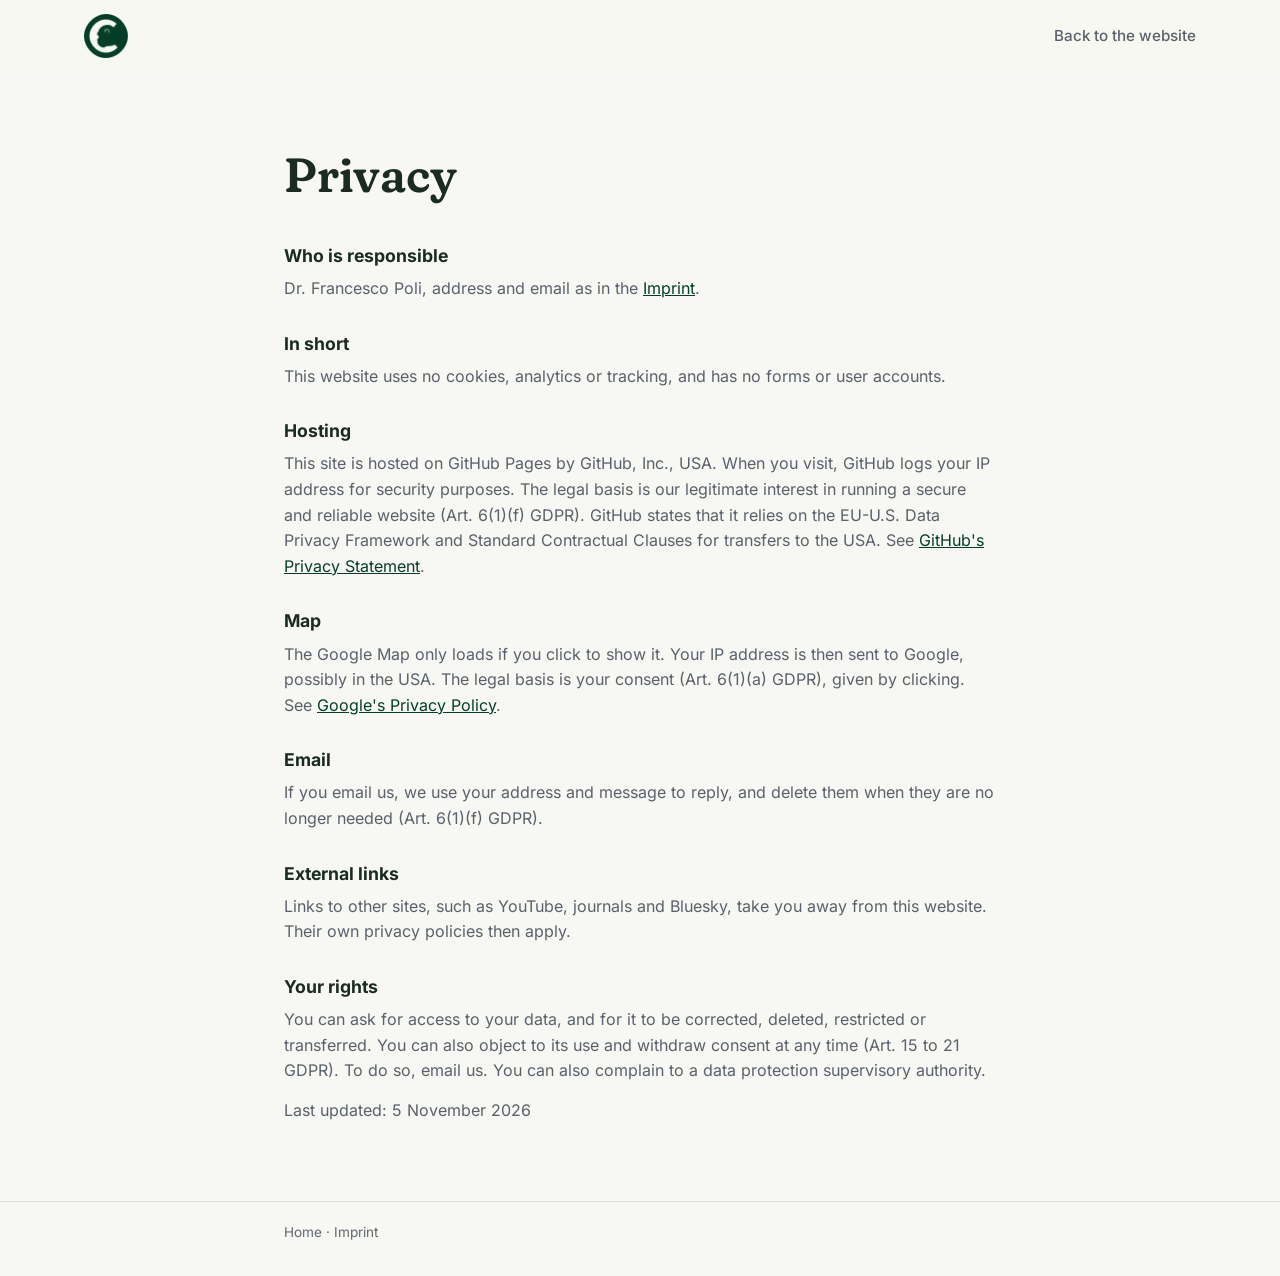
<file: privacy.html>
<!DOCTYPE html>
<html lang="en">
<head>
  <meta charset="UTF-8" />
  <meta name="viewport" content="width=device-width, initial-scale=1.0" />
  <title>Privacy · CLAB</title>
  <link rel="icon" type="image/png" href="assets/img/favicon-green.png" />
  <link rel="stylesheet" href="assets/css/styles.css?v=41" />
</head>
<body>
  <header class="site-header">
    <div class="container header-inner">
      <a href="index.html" class="brand"><img src="assets/img/clab-logo-green.png" alt="CLAB, Computational Comparative Cognition Lab" class="brand-logo brand-logo--green" /></a>
      <a href="index.html" class="legal-back">Back to the website</a>
    </div>
  </header>

  <main class="section legal">
    <div class="container narrow">
      <h1>Privacy</h1>

      <h2>Who is responsible</h2>
      <p>Dr. Francesco Poli, address and email as in the <a href="imprint.html">Imprint</a>.</p>

      <h2>In short</h2>
      <p>This website uses no cookies, analytics or tracking, and has no forms or user accounts.</p>

      <h2>Hosting</h2>
      <p>This site is hosted on GitHub Pages by GitHub, Inc., USA. When you visit, GitHub logs your IP address for security purposes. The legal basis is our legitimate interest in running a secure and reliable website (Art. 6(1)(f) GDPR). GitHub states that it relies on the EU-U.S. Data Privacy Framework and Standard Contractual Clauses for transfers to the USA. See <a href="https://docs.github.com/en/site-policy/privacy-policies/github-general-privacy-statement" target="_blank" rel="noopener">GitHub's Privacy Statement</a>.</p>

      <h2>Map</h2>
      <p>The Google Map only loads if you click to show it. Your IP address is then sent to Google, possibly in the USA. The legal basis is your consent (Art. 6(1)(a) GDPR), given by clicking. See <a href="https://policies.google.com/privacy" target="_blank" rel="noopener">Google's Privacy Policy</a>.</p>

      <h2>Email</h2>
      <p>If you email us, we use your address and message to reply, and delete them when they are no longer needed (Art. 6(1)(f) GDPR).</p>

      <h2>External links</h2>
      <p>Links to other sites, such as YouTube, journals and Bluesky, take you away from this website. Their own privacy policies then apply.</p>

      <h2>Your rights</h2>
      <p>You can ask for access to your data, and for it to be corrected, deleted, restricted or transferred. You can also object to its use and withdraw consent at any time (Art. 15 to 21 GDPR). To do so, email us. You can also complain to a data protection supervisory authority.</p>

      <p>Last updated: 5 November 2026</p>
    </div>
  </main>

  <footer class="legal-foot">
    <div class="container narrow"><a href="index.html">Home</a> · <a href="imprint.html">Imprint</a></div>
  </footer>
</body>
</html>
</file>
<file: assets/css/styles.css>
/* ============================================================
   CLAB · Computational Comparative Cognition Lab
   ============================================================ */

/* Inter is self-hosted so no visitor data goes to Google Fonts (licence: assets/fonts/OFL.txt) */
@font-face {
  font-family: 'Inter'; font-style: normal; font-weight: 100 900; font-display: swap;
  src: url('../fonts/inter-latin-wght-normal.woff2') format('woff2');
  unicode-range: U+0000-00FF, U+0131, U+0152-0153, U+02BB-02BC, U+02C6, U+02DA, U+02DC, U+0304, U+0308, U+0329, U+2000-206F, U+20AC, U+2122, U+2191, U+2193, U+2212, U+2215, U+FEFF, U+FFFD;
}
@font-face {
  font-family: 'Inter'; font-style: normal; font-weight: 100 900; font-display: swap;
  src: url('../fonts/inter-latin-ext-wght-normal.woff2') format('woff2');
  unicode-range: U+0100-02BA, U+02BD-02C5, U+02C7-02CC, U+02CE-02D7, U+02DD-02FF, U+0304, U+0308, U+0329, U+1D00-1DBF, U+1E00-1E9F, U+1EF2-1EFF, U+2020, U+20A0-20AB, U+20AD-20C0, U+2113, U+2C60-2C7F, U+A720-A7FF;
}

/* Fraunces (headings) and IBM Plex Mono (instructions only), both self-hosted
   (licences: assets/fonts/OFL-Fraunces.txt, assets/fonts/OFL-IBM-Plex-Mono.txt) */
@font-face {
  font-family: 'Fraunces'; font-style: normal; font-weight: 100 900; font-display: swap;
  src: url('../fonts/fraunces-latin-full-normal.woff2') format('woff2');
}
@font-face {
  font-family: 'IBM Plex Mono'; font-style: normal; font-weight: 400; font-display: swap;
  src: url('../fonts/ibm-plex-mono-latin-400-normal.woff2') format('woff2');
}

:root {
  /* Solarpunk palette: greens for nature, greys and violet for computation */
  --ink: #1b2b24;
  --ink-soft: #5a616a;
  --muted: #61686f;
  --line: #dce3d7;
  --bg: #f7f8f3;          /* Paper */
  --bg-alt: #e4ecdf;      /* Lichen */
  --accent: #043e29;      /* the logo's green */
  --accent-bright: #3f6b4e; /* Moss */
  --moss: #3f6b4e;
  --violet: #6b5ba6;
  --slate: #6d747e;
  --f-head: 'Fraunces', Georgia, 'Times New Roman', serif;
  --f-mono: 'IBM Plex Mono', ui-monospace, Consolas, monospace;
  --radius: 16px;
  --maxw: 1160px;
  --header-h: 72px;
  --ease: cubic-bezier(.16, 1, .3, 1);
}

* { box-sizing: border-box; }

html { scroll-padding-top: var(--header-h); } /* menu links jump straight to their section */
html { -webkit-tap-highlight-color: transparent; } /* phones: no grey box flashing over what is tapped */

body {
  margin: 0;
  font-family: 'Inter', system-ui, sans-serif;
  color: var(--ink);
  background: var(--bg);
  line-height: 1.6;
  -webkit-font-smoothing: antialiased;
}

img { max-width: 100%; display: block; }
a { color: inherit; text-decoration: none; }

.container { width: 100%; max-width: var(--maxw); margin: 0 auto; padding: 0 24px; }
.narrow { max-width: 760px; }

/* ============ HEADER ============ */
.site-header {
  position: sticky; top: 0; z-index: 100;
  background: rgba(247,248,243,.86);
  backdrop-filter: saturate(160%) blur(12px);
  border-bottom: 1px solid transparent;
  transition: border-color .3s var(--ease), box-shadow .3s var(--ease);
}
.site-header.scrolled {
  border-bottom-color: var(--line);
  box-shadow: 0 4px 24px rgba(8,38,26,.04);
}
.header-inner {
  height: var(--header-h);
  display: flex; align-items: center; justify-content: space-between;
}
.brand { display: flex; align-items: center; gap: 10px; font-weight: 800; }
.brand-logo { height: 52px; width: auto; }
.brand-logo--green { height: 44px; }
/* Main page: the Max Planck logos sit in the bar, the lab logo sits above the title */
.brand--mpi { gap: 14px; }
.brand--mpi img { height: 42px; width: auto; }
@media (max-width: 420px) { .brand--mpi { gap: 8px; } .brand--mpi img { height: 34px; } }

.main-nav { display: flex; align-items: center; gap: 28px; }
.main-nav > a {
  font-size: .95rem; font-weight: 500; color: var(--ink-soft);
  position: relative; transition: color .2s var(--ease);
}
.main-nav > a:hover { color: var(--ink); }
.main-nav > a::after {
  content: ""; position: absolute; left: 0; bottom: -6px; height: 2px; width: 0;
  background: var(--accent-bright); transition: width .25s var(--ease);
}
.main-nav > a:hover::after { width: 100%; }

.nav-cta {
  background: var(--accent); color: #fff !important;
  padding: 9px 18px; border-radius: 999px;
}
.nav-cta::after { display: none; }
.nav-cta:hover { background: var(--accent-bright); }

.lang-toggle { display: flex; gap: 2px; border: 1px solid var(--line); border-radius: 999px; padding: 2px; }
.lang-btn {
  border: 0; background: transparent; cursor: pointer;
  font: inherit; font-size: .8rem; font-weight: 600; color: var(--muted);
  padding: 4px 10px; border-radius: 999px; transition: .2s var(--ease);
}
.lang-btn.is-active { background: var(--ink); color: #fff; }

.nav-toggle {
  display: none; flex-direction: column; gap: 5px;
  background: none; border: 0; cursor: pointer; padding: 8px;
}
.nav-toggle span { width: 24px; height: 2px; background: var(--ink); transition: .3s var(--ease); }
.nav-toggle[aria-expanded="true"] span:nth-child(1) { transform: translateY(7px) rotate(45deg); }
.nav-toggle[aria-expanded="true"] span:nth-child(2) { opacity: 0; }
.nav-toggle[aria-expanded="true"] span:nth-child(3) { transform: translateY(-7px) rotate(-45deg); }

/* ============ HERO (network + footprints, solarpunk) ============ */
.hero {
  position: relative; overflow: hidden;
  height: calc(100svh - var(--header-h)); min-height: 600px;
  background:
    radial-gradient(70% 60% at 92% -8%, rgba(226,179,60,.20), transparent 60%),
    radial-gradient(60% 55% at 0% 0%, rgba(169,196,162,.30), transparent 65%),
    var(--bg);
}
.hero::before { /* fine grain, like printed paper (made in place, no image file) */
  content: ""; position: absolute; inset: 0; z-index: 0; pointer-events: none; opacity: .32;
  background-image: url("data:image/svg+xml,%3Csvg xmlns='http://www.w3.org/2000/svg' width='180' height='180'%3E%3Cfilter id='n'%3E%3CfeTurbulence type='fractalNoise' baseFrequency='.85' numOctaves='2' stitchTiles='stitch'/%3E%3CfeColorMatrix values='0 0 0 0 .12 0 0 0 0 .18 0 0 0 0 .14 0 0 0 .5 0'/%3E%3C/filter%3E%3Crect width='100%25' height='100%25' filter='url(%23n)'/%3E%3C/svg%3E");
}
.hero-tracks { position: absolute; inset: 0; z-index: 0; width: 100%; height: 100%; pointer-events: none; }
.hero-net { position: absolute; inset: 0; z-index: 1; width: 100%; height: 100%; touch-action: pan-y; cursor: pointer; }
.hero-inner { position: relative; z-index: 2; padding-top: clamp(28px, 7vh, 90px); pointer-events: none; }
/* The logo sits centred over the widest title line ("Computational") */
.hero-head { display: flex; flex-direction: column; width: fit-content; }
.hero-logo { align-self: center; width: clamp(100px, 16vh, 156px); height: auto; margin-bottom: clamp(14px, 2.6vh, 26px); }
.hero-title {
  margin: 0; font-family: var(--f-head); font-variation-settings: 'SOFT' 100, 'WONK' 0; font-optical-sizing: auto;
  font-size: clamp(2.5rem, 6.2vw, 5.4rem); line-height: 1.02; font-weight: 560; letter-spacing: -.01em;
}
.hero-title .w-comp { color: var(--violet); }
.hero-title .w-compar { color: var(--moss); }
.hero-title .w-cog { color: var(--accent); }
.hero-tagline { margin: 22px 0 0; font-size: clamp(1.05rem, 1.6vw, 1.3rem); color: var(--ink-soft); white-space: nowrap; }
@media (max-width: 700px) { .hero-tagline { white-space: normal; max-width: 34ch; } } /* one line does not fit on phones */
@media (max-width: 899px) { /* narrow screens: everything centred, the network centred below */
  .hero-inner { text-align: center; }
  .hero-head { margin-inline: auto; }
  .hero-tagline { margin-inline: auto; }
}
/* The hint sits right under the network (placed by main.js) */
.hero-hint {
  position: absolute; z-index: 2; left: 50%; top: 0; transform: translateX(-50%); margin: 0;
  display: flex; align-items: center; gap: 10px; white-space: nowrap; pointer-events: none;
  font-family: var(--f-mono); font-size: .78rem; letter-spacing: .04em; color: var(--ink-soft);
}
.hero-hint[hidden] { display: none; }
.hint-text { display: flex; align-items: center; gap: 10px; margin: 0; }
.hint-info {
  pointer-events: auto; flex: none; display: grid; place-items: center; width: 22px; height: 22px; padding: 0;
  border-radius: 50%; border: 1.5px solid var(--slate); background: rgba(247,248,243,.9); color: var(--ink-soft);
  font: 600 .8rem/1 'Inter', system-ui, sans-serif; cursor: pointer; transition: border-color .2s var(--ease), color .2s var(--ease);
}
.hint-info:hover, .hint-info[aria-expanded="true"] { border-color: var(--violet); color: var(--violet); }
.hint-info:focus-visible { outline: 2px solid var(--violet); outline-offset: 2px; }
.hint-note {
  position: absolute; top: calc(100% + 10px); right: 0; margin: 0; padding: 9px 14px; pointer-events: auto;
  border-radius: 12px; background: var(--bg); border: 1px solid var(--line); box-shadow: 0 10px 28px -12px rgba(8,38,26,.35);
  font-family: 'Inter', system-ui, sans-serif; font-size: .9rem; letter-spacing: 0; color: var(--ink); white-space: nowrap;
}
.hint-note[hidden] { display: none; }
@media (max-width: 899px) { /* the hint is centred here: centre the note under it, and let it wrap if needed */
  .hint-note { right: auto; left: 50%; transform: translateX(-50%); width: max-content; max-width: calc(100vw - 32px); white-space: normal; text-align: center; }
}
.hero-hint.note-up .hint-note { top: auto; bottom: calc(100% + 10px); }
.hint-note a { color: var(--violet); font-weight: 600; text-decoration: underline; text-underline-offset: 3px; }
.hero-hint i { flex: none; width: 9px; height: 9px; border-radius: 50%; background: var(--violet); box-shadow: 0 0 0 4px rgba(107,91,166,.18), 0 0 12px 2px rgba(184,174,219,.8); }
.hint-touch { display: none; }
@media (hover: none) { .hint-mouse { display: none; } .hint-touch { display: inline; } }

/* Footprints fade in when stepped on, then slowly fade away; "still" ones wait */
.fp { opacity: 0; animation: fp-fade 10s linear forwards; }
.fp.still { opacity: var(--o); animation: none; }
@keyframes fp-fade { 0% { opacity: 0; } 3% { opacity: var(--o); } 50% { opacity: var(--o); } 100% { opacity: 0; } }
.fp.gone { opacity: var(--o); animation: fp-out 9s linear forwards; }
@keyframes fp-out { from { opacity: var(--o); } to { opacity: 0; } }
/* The bird's trail down the page margin */
.page-trail { position: absolute; top: 0; left: 0; width: 100%; height: 0; z-index: 3; pointer-events: none; overflow: hidden; }

/* ============ GENERIC SECTION ============ */
.section { padding: clamp(32px, 5vw, 65px) 0; }
.research, .news, .join { background: var(--bg-alt); }
.team, .resources { background: var(--bg); }

/* ============ WHERE TO FIND US (image footer: address + map + legal) ============ */
.findus { position: relative; overflow: hidden; background: var(--ink); }
.findus-bg { position: absolute; inset: 0; width: 100%; height: 100%; object-fit: cover; z-index: 0; }
.findus::after {
  content: ""; position: absolute; inset: 0; z-index: 1;
  background: linear-gradient(to bottom, rgba(8,38,26,.55), rgba(8,38,26,.35) 35%, rgba(8,38,26,.8));
}
.findus-content {
  position: relative; z-index: 2; max-width: var(--maxw); margin: 0 auto; color: #fff;
  padding: clamp(30px, 5vw, 60px) 24px clamp(20px, 3vw, 32px);
  display: flex; flex-direction: column; gap: clamp(22px, 4vw, 38px);
}
.findus-title {
  margin: 0; text-align: center; font-weight: 800; letter-spacing: -.02em;
  font-size: clamp(2rem, 4.5vw, 3.2rem); text-shadow: 0 2px 18px rgba(0,0,0,.35);
}
.findus-cols {
  display: flex; align-items: center; justify-content: space-between;
  gap: clamp(24px, 4vw, 56px); flex-wrap: wrap;
}
.findus-address { flex: 1 1 320px; text-shadow: 0 1px 12px rgba(0,0,0,.5); }
.findus-address p { margin: 0 0 16px; line-height: 1.6; font-size: clamp(.92rem, 1.3vw, 1.05rem); color: rgba(255,255,255,.92); }
.findus-address strong { display: inline-block; margin-bottom: 2px; font-size: clamp(1.05rem, 1.6vw, 1.3rem); font-weight: 800; color: #fff; }
.findus-bsky {
  display: inline-flex; align-items: center; justify-content: center; width: 46px; height: 46px;
  border-radius: 50%; background: rgba(255,255,255,.16); border: 1px solid rgba(255,255,255,.4); color: #fff;
  transition: background .25s var(--ease), transform .25s var(--ease);
}
.findus-bsky:hover { background: rgba(255,255,255,.32); transform: translateY(-2px); }
.findus-bsky svg { width: 22px; height: 22px; }
.findus-map {
  position: relative; flex: 0 0 auto; display: block;
  width: clamp(260px, 34vw, 400px); height: clamp(190px, 22vw, 250px);
  border-radius: 14px; overflow: hidden; border: 3px solid #fff; box-shadow: 0 16px 40px rgba(8,38,26,.4);
}
.findus-map { background: var(--bg-alt); }
.findus-map iframe { position: absolute; inset: 0; width: 100%; height: 100%; border: 0; }
.map-consent {
  position: absolute; inset: 0; padding: 14px 18px 56px;
  display: flex; flex-direction: column; align-items: center; justify-content: center; gap: 10px;
  text-align: center; color: var(--ink-soft);
}
.map-consent[hidden] { display: none; }
.map-consent p { margin: 0; max-width: 300px; font-size: .78rem; line-height: 1.4; }
.map-consent a { color: var(--accent); text-decoration: underline; }
.map-load {
  border: 0; cursor: pointer; font: inherit; font-weight: 600; font-size: .92rem;
  padding: 9px 22px; border-radius: 999px; background: var(--ink); color: #fff;
  transition: background .25s var(--ease);
}
.map-load:hover { background: var(--accent-bright); }
.findus-cta {
  position: absolute; right: 10px; bottom: 10px;
  display: inline-flex; align-items: center; gap: 8px;
  padding: 8px 13px; border-radius: 999px;
  background: var(--accent); color: #fff; font-weight: 600; font-size: .82rem;
  box-shadow: 0 6px 18px rgba(8,38,26,.3); transition: background .25s var(--ease);
}
.findus-cta:hover { background: var(--accent-bright); }
.findus-legal {
  display: flex; justify-content: space-between; flex-wrap: wrap; gap: 8px;
  padding-top: 16px; border-top: 1px solid rgba(255,255,255,.22);
  font-size: .82rem; color: rgba(255,255,255,.8);
}
.findus-legal a { color: rgba(255,255,255,.8); }
.findus-legal a:hover { color: #fff; text-decoration: underline; }
@media (max-width: 700px) {
  .findus-cols { flex-direction: column; align-items: stretch; }
  .findus-map { width: 100%; height: clamp(180px, 50vw, 240px); }
}

.section-title {
  font-size: clamp(1.9rem, 4vw, 3rem); font-weight: 800; letter-spacing: -.02em; color: var(--accent); /* the logo green, as in "Cognition Lab" */
  margin: 0 0 14px;
}
.section-sub { font-size: 1.1rem; color: var(--muted); margin: 0; }
.section-head { margin-bottom: 56px; }
.lead { font-size: clamp(1.1rem, 2vw, 1.4rem); color: var(--ink-soft); }
.muted { color: var(--muted); font-weight: 600; }

/* ============ RESEARCH (a menu on the left; What, Where or How on the right) ============ */
/* Captionless sections: pull content up right under the title */
.team .section-head, .news .section-head, .research .section-head { margin-bottom: 16px; }
.team .section-title, .news .section-title, .research .section-title { margin-bottom: 0; }

.rs {
  display: grid; grid-template-columns: minmax(220px, 290px) minmax(0, 1fr);
  gap: clamp(24px, 4vw, 64px); align-items: center; padding-top: 4px;
}

/* The menu: a light panel with three titles; only the open one shows its three options */
.rs-menu {
  padding: clamp(10px, 1.4vw, 16px) clamp(18px, 2vw, 26px);
  background: var(--bg); border: 1px solid var(--line); border-radius: var(--radius);
  box-shadow: 0 10px 30px rgba(8, 38, 26, .06);
}
.rs-group + .rs-group { border-top: 1px solid var(--line); }
.rs-head, .rs-item {
  margin: 0; border: 0; background: none; cursor: pointer; text-align: left;
  font-family: var(--f-head); font-variation-settings: 'SOFT' 100, 'WONK' 0; line-height: 1.25;
  text-decoration: underline; text-decoration-color: transparent; text-underline-offset: 4px; text-decoration-thickness: 1.5px;
  transition: color .3s var(--ease), text-decoration-color .2s var(--ease);
}
.rs-head {
  width: 100%; display: flex; align-items: center; justify-content: space-between; gap: 12px;
  padding: 12px 0; font-size: clamp(1.15rem, 1.6vw, 1.35rem); font-weight: 600; color: var(--violet);
}
.rs-head::after { /* a small arrow: pointing right when closed, down when open */
  content: ''; flex: none; width: 8px; height: 8px; margin-right: 4px;
  border-right: 2px solid currentColor; border-bottom: 2px solid currentColor;
  transform: rotate(-45deg); transition: transform .3s var(--ease);
}
.rs-group.is-open .rs-head::after { transform: rotate(45deg); }
.rs-sub { display: grid; grid-template-rows: 0fr; transition: grid-template-rows .4s var(--ease); }
.rs-group.is-open .rs-sub { grid-template-rows: 1fr; }
.rs-sub > ul { min-height: 0; overflow: hidden; list-style: none; margin: 0; padding: 0; }
.rs-sub li:last-child { padding-bottom: 12px; }
.rs-item {
  position: relative; display: inline-block; padding: 4px 0 4px 16px;
  font-size: clamp(1rem, 1.2vw, 1.08rem); font-weight: 500; color: var(--moss);
}
.rs-item::before { /* a dot marks the option being shown */
  content: ''; position: absolute; left: 2px; top: calc(50% - 3px); width: 6px; height: 6px; border-radius: 50%;
  background: currentColor; opacity: 0; transform: scale(.4); transition: opacity .3s var(--ease), transform .3s var(--ease);
}
.rs-item.is-active { color: var(--accent); font-weight: 600; }
.rs-item.is-active::before { opacity: 1; transform: none; }
.rs-head:hover, .rs-item:hover { text-decoration-color: currentColor; }
.rs-head:focus-visible, .rs-item:focus-visible { outline: 2px solid var(--violet); outline-offset: 3px; border-radius: 4px; }

.rs-panel > .rs-label { display: none; }

/* The panels share one spot, so the section keeps its height whichever is open */
.rs-panels { display: grid; }
.rs-panel {
  grid-area: 1 / 1; min-width: 0; align-self: center;
  opacity: 0; visibility: hidden; transform: translateY(10px);
  transition: opacity .35s var(--ease), transform .45s var(--ease), visibility 0s .35s;
}
.rs-panel.is-open { opacity: 1; visibility: visible; transform: none; transition: opacity .45s var(--ease) .05s, transform .5s var(--ease) .05s, visibility 0s; }

/* What: the three questions in full */
.what-list { display: grid; gap: clamp(18px, 3.4vh, 34px); }
.what-item { border-radius: 10px; }
.what-item h3 { margin: 0 0 6px; font-size: clamp(1.7rem, 3.4vw, 2.7rem); line-height: 1.1; color: var(--moss); }
.what-item p { margin: 0; font-size: clamp(1rem, 1.6vw, 1.15rem); line-height: 1.55; color: var(--ink-soft); }
@keyframes what-flash { 0% { background: color-mix(in srgb, var(--moss) 16%, transparent); } 100% { background: transparent; } }
.what-item.is-flash { animation: what-flash 1.4s var(--ease); }

/* Where and How: the text on the left, the picture on the right */
.rs-panel--where, .rs-panel--how { display: flex; align-items: center; gap: clamp(24px, 4vw, 56px); }
.rs-text { flex: 1; min-width: 0; display: grid; }
.rs-text > * { grid-area: 1 / 1; align-self: center; }
.rs-pick {
  margin: 0; font-family: var(--f-mono); font-size: .8rem; letter-spacing: .04em; color: var(--ink-soft);
  transition: opacity .3s var(--ease);
}
.rs-text.has-pick .rs-pick { opacity: 0; }
.pick-phone { display: none; }
@media (max-width: 760px) { .pick-wide { display: none; } .pick-phone { display: inline; } } /* phones have no menu */
.rs-desc { opacity: 0; transform: translateY(12px); pointer-events: none; transition: opacity .4s var(--ease), transform .4s var(--ease); }
.rs-desc.is-active { opacity: 1; transform: none; pointer-events: auto; }
.rs-desc h3 { margin: 0 0 12px; font-size: clamp(1.3rem, 2.2vw, 2rem); color: var(--c); }
.rs-desc p { margin: 0; max-width: 560px; font-size: clamp(1rem, 1.6vw, 1.15rem); line-height: 1.55; color: var(--ink-soft); }

/* The picture: each part is grey with a soft glow until it is picked, then stays in colour */
.rs-art { position: relative; flex: none; order: -1; aspect-ratio: 827 / 800; width: clamp(220px, 26vw, 350px); } /* the picture first, its text beside it */
.rs-art--how { aspect-ratio: 414 / 400; }
.art-layer, .art-base {
  position: absolute; inset: 0; width: 100%; height: 100%; object-fit: contain; pointer-events: none;
  transition: filter .3s var(--ease), opacity .3s var(--ease);
}
@keyframes cue-glow {
  0%, 100% { filter: grayscale(1) drop-shadow(0 0 2px rgba(255, 190, 60, .45)); }
  50%      { filter: grayscale(1) drop-shadow(0 0 11px rgba(255, 190, 60, .95)); }
}
.art-layer:not(.is-revealed) { filter: grayscale(1); animation: cue-glow 1.9s ease-in-out infinite; }
.art-layer.is-revealed { filter: none; }
.art-layer.is-active { filter: drop-shadow(0 0 5px var(--halo)) drop-shadow(0 0 13px var(--halo)); }
.art-hot {
  position: absolute; left: var(--x); top: var(--y); width: var(--w); height: var(--h);
  transform: translate(-50%, -50%);
  margin: 0; padding: 0; border: 0; background: transparent;
  border-radius: 50%; cursor: pointer; outline: none;
}
/* the small network: a live copy of the one at the top (drag a node, click for a spark) */
.how-net { inset: auto; left: 2%; top: 50%; width: 50%; height: 47%; pointer-events: auto; cursor: pointer; touch-action: pan-y; }

/* Phones: the menu on top (each group on its own line), then the panel */
@media (max-width: 760px) {
  /* phones: no menu; What, Where and How one below the other, each with its heading */
  .rs-menu { display: none; }
  .rs-panels { gap: clamp(36px, 9vw, 52px); }
  .rs-panel, .rs-panel.is-open { grid-area: auto; opacity: 1; visibility: visible; transform: none; transition: none; }
  .rs-panel > .rs-label {
    display: block; margin: 0 0 14px; font-family: var(--f-head); font-variation-settings: 'SOFT' 100, 'WONK' 0;
    font-size: 1.35rem; font-weight: 600; color: var(--violet); order: -2; /* above the picture */
  }
  .what-item h3 { font-size: 1.6rem; }
  .rs { grid-template-columns: minmax(0, 1fr); gap: 22px; }
  .rs-panel--where, .rs-panel--how { flex-direction: column; align-items: stretch; gap: 14px; }
  .rs-art { order: -1; align-self: center; width: min(66vw, 300px); }
  .rs-panel { align-self: start; }
  .rs-text { min-height: 12em; }
  .rs-text > * { align-self: start; }
  /* the brain a bit smaller (30%) than on large screens, with its click area */
  .rs-art--how svg[data-item="brain"] image { transform-box: fill-box; transform-origin: center; transform: scale(.7); }
  .rs-art--how .art-hot[data-item="brain"] { --w: 31% !important; --h: 27% !important; }
}
@media (prefers-reduced-motion: reduce) {
  .art-layer:not(.is-revealed), .what-item.is-flash { animation: none !important; }
  .rs-panel, .rs-desc, .rs-pick, .rs-head, .rs-head::after, .rs-item, .rs-item::before, .rs-sub { transition: none !important; }
}


/* ============ NEWS CARDS (horizontal scroller: newest left, oldest right) ============ */
.news-scroller { position: relative; }
.card-grid {
  display: flex; gap: 24px; overflow-x: auto; overscroll-behavior-x: contain;
  scroll-snap-type: x proximity; scroll-behavior: smooth;
  padding: 4px 2px 16px;
  scrollbar-width: thin; scrollbar-color: var(--line) transparent;
}
.card-grid::-webkit-scrollbar { height: 8px; }
.card-grid::-webkit-scrollbar-thumb { background: var(--line); border-radius: 99px; }
.news-card {
  flex: 0 0 clamp(238px, 26vw, 288px); scroll-snap-align: start;
  display: flex; flex-direction: column; text-decoration: none; color: inherit;
  background: var(--bg); border: 1px solid var(--line); border-radius: var(--radius);
  overflow: hidden; transition: transform .3s var(--ease), box-shadow .3s var(--ease);
}
.news-arrow {
  position: absolute; top: 36%; transform: translateY(-50%); z-index: 3;
  width: 44px; height: 44px; border-radius: 50%; border: 1px solid var(--line);
  background: rgba(255,255,255,.96); color: var(--ink); cursor: pointer;
  display: grid; place-items: center; font-size: 1.6rem; line-height: 1; padding-bottom: 3px;
  box-shadow: 0 8px 22px rgba(8,38,26,.16); transition: background .2s var(--ease), color .2s var(--ease);
}
.news-arrow:hover { background: #fff; color: var(--accent-bright); }
.news-arrow--prev { left: -10px; }
.news-arrow--next { right: -10px; }
.news-arrow[hidden] { display: none; }
.news-card:hover { transform: translateY(-6px); box-shadow: 0 20px 50px rgba(8,38,26,.12); }
.news-media { position: relative; aspect-ratio: 16/10; overflow: hidden; }
.news-media img { width: 100%; height: 100%; object-fit: cover; }
.play-btn {
  position: absolute; inset: 0; margin: auto; pointer-events: none;
  width: 56px; height: 56px; border-radius: 50%;
  background: rgba(255,255,255,.92); color: var(--accent); font-size: 1rem;
  display: grid; place-items: center; transition: transform .25s var(--ease);
}
.news-card:hover .play-btn { transform: scale(1.12); background: #fff; }
.news-media--light { border-bottom: 1px solid var(--line); } /* separates white images from the card text */
.card-text { padding: 18px 20px 22px; display: flex; flex-direction: column; gap: 8px; flex: 1; }
.card-tag {
  display: inline-block; width: max-content; font-size: .72rem; font-weight: 700; text-transform: uppercase;
  letter-spacing: .1em; color: var(--accent-bright);
}
.card-text h3 { font-size: 1.05rem; margin: 0; line-height: 1.35; }

/* ============ TEAM (fixed-size cards, max 4 per row, info revealed on hover) ============ */
.people-grid {
  --cols: 4; --gap: 12px;
  display: flex; flex-wrap: wrap; justify-content: center; gap: var(--gap);
}
@media (max-width: 1023px) { .people-grid { --cols: 2; } } /* 4 cards get too narrow for the bio */
.person {
  position: relative; margin: 0; min-width: 0; height: 380px;
  flex: 0 0 calc((100% - (var(--cols) - 1) * var(--gap)) / var(--cols));
  border-radius: var(--radius); overflow: hidden; cursor: pointer; outline: none;
}
.person-photo {
  position: absolute; inset: 0; width: 100%; height: 100%; object-fit: cover;
  transition: filter .35s var(--ease);
}
.person-info {
  position: absolute; left: 0; right: 0; bottom: 0; padding: 18px;
  color: #fff;
  background: linear-gradient(to top, rgba(8,38,26,.92) 12%, rgba(8,38,26,.55) 55%, rgba(8,38,26,0));
}
.person-name strong { display: block; font-size: 1.1rem; line-height: 1.2; white-space: nowrap; }
.person-name span { font-size: .85rem; opacity: .82; white-space: nowrap; }
.person-bio {
  margin: 0; max-width: 360px;
  font-size: .92rem; line-height: 1.5; color: #e6eee8;
  opacity: 0; max-height: 0; transform: translateY(6px);
  transition: opacity .35s var(--ease) .08s, max-height .5s var(--ease), transform .35s var(--ease), margin-top .4s var(--ease);
}
/* Reveal on hover / keyboard focus: the card keeps its size, the photo darkens behind the text */
.person:has(.person-bio):hover .person-photo, .person:has(.person-bio):focus-visible .person-photo { filter: brightness(.5); }
.person:hover .person-bio,
.person:focus-visible .person-bio {
  opacity: 1; max-height: 200px; transform: none; margin-top: 12px;
}

.person-bio a { color: inherit; text-decoration: underline; text-underline-offset: 2px; }
.person-bio a:hover { text-decoration-thickness: 2px; }

/* PI Bluesky + website button + email (revealed with the bio) */
.person-actions, .person-email {
  opacity: 0; max-height: 0; overflow: hidden; transform: translateY(6px);
  transition: opacity .35s var(--ease), max-height .5s var(--ease), transform .35s var(--ease), margin-top .4s var(--ease);
}
.person-actions { display: flex; flex-wrap: wrap; align-items: center; gap: 8px 10px; }
.person-link {
  display: inline-flex; align-items: center; gap: 8px; width: max-content;
  height: 38px; padding: 0 13px; border-radius: 999px; white-space: nowrap;
  background: rgba(255,255,255,.16); border: 1px solid rgba(255,255,255,.4);
  color: #fff; font-weight: 600; font-size: .85rem; text-decoration: none;
  transition: background .25s var(--ease);
}
.person-link:hover { background: rgba(255,255,255,.3); }
.person-bsky {
  flex: none; width: 38px; height: 38px;
  display: inline-flex; align-items: center; justify-content: center;
  border-radius: 50%; background: rgba(255,255,255,.16); border: 1px solid rgba(255,255,255,.4);
  color: #fff; text-decoration: none; transition: background .25s var(--ease);
}
.person-bsky:hover { background: rgba(255,255,255,.3); }
.person-bsky svg { width: 20px; height: 20px; }
.arrow-x { display: inline-block; animation: bob-x 1.4s var(--ease) infinite; }
@keyframes bob-x { 0%, 100% { transform: translateX(0); } 50% { transform: translateX(6px); } }
.person-email { display: block; color: #dce8e0; font-size: .85rem; }
.person-email:hover { color: #fff; text-decoration: underline; }

.person:hover .person-actions, .person:focus-visible .person-actions {
  opacity: 1; max-height: 90px; transform: none; margin-top: 14px;
}
.person:hover .person-email, .person:focus-visible .person-email {
  opacity: 1; max-height: 30px; transform: none; margin-top: 10px;
}
@media (prefers-reduced-motion: reduce) { .arrow-x { animation: none; } }

/* Dim siblings of the hovered card for focus */
.people-grid:has(.person:hover) .person:not(:hover) { filter: saturate(.8) brightness(.94); }

/* ============ RESOURCES (floating circles) ============ */
.res-deck {
  --res-h: clamp(180px, 22vw, 250px);          /* default circle size (4 fit in a row) */
  --res-exp: clamp(340px, 36vw, 420px);         /* the panel size when one is expanded  */
  display: flex; align-items: center; justify-content: center;
  gap: clamp(12px, 2vw, 24px);
  min-height: var(--res-exp);                   /* fixed height: no vertical jump on hover */
}
.res-circle {
  position: relative; flex: 0 0 auto; min-width: 0;
  width: var(--res-h); height: var(--res-h); border-radius: 50%;
  display: grid; place-items: center; overflow: hidden; cursor: pointer; outline: none;
  color: #fff; text-align: center;
  box-shadow: 0 16px 36px rgba(8, 38, 26, .14);
  animation: res-float 5s var(--ease) infinite;
  transition: width .5s var(--ease), height .5s var(--ease),
              flex-grow .5s var(--ease), border-radius .5s var(--ease);
}
.res-methods  { background: linear-gradient(150deg, #1f9aa6, #18808a); animation-delay: 0s;    }
.res-readings { background: linear-gradient(150deg, #3f6b4e, #043e29); animation-delay: -1.2s; }
.res-values   { background: linear-gradient(150deg, #9b72cf, #7d57b8); animation-delay: -2.4s; }
.res-collabs  { background: linear-gradient(150deg, #d98a2b, #bd7320); animation-delay: -3.6s; }

@keyframes res-float { 0%, 100% { transform: translateY(0); } 50% { transform: translateY(-12px); } }

.res-inner { padding: clamp(14px, 1.8vw, 24px) clamp(16px, 2.4vw, 34px); width: 100%; min-width: 0; max-width: 640px; }
.res-methods .res-inner, .res-values .res-inner { max-width: 840px; }
.res-title {
  margin: 0; font-weight: 800; letter-spacing: -.01em; line-height: 1.15;
  font-size: clamp(1.5rem, 2.6vw, 2.2rem); transition: font-size .4s var(--ease);
}
.res-body {
  opacity: 0; max-height: 0; margin-top: 0; overflow: hidden;
  font-size: clamp(.95rem, 1.4vw, 1.1rem); line-height: 1.55; color: rgba(255,255,255,.92);
  transition: opacity .4s var(--ease) .1s, max-height .5s var(--ease), margin-top .4s var(--ease);
}
.res-body p { margin: 0; }

/* The four main circles open on CLICK (.is-open), not hover; leaving resets.
   Stop floating once one is open. */
.res-deck.has-open .res-circle { animation-play-state: paused; }

.res-deck.has-open .res-circle {
  width: clamp(64px, 7.5vw, 92px); height: clamp(64px, 7.5vw, 92px);
}
.res-deck.has-open .res-circle:not(.is-open) .res-title {
  font-size: clamp(.62rem, 1vw, .8rem);
}
.res-deck.has-open .res-circle:not(.is-open) .res-inner {
  padding: 8px; max-width: none;   /* small padding so the label stays centred when shrunk */
}
.res-deck.has-open .res-circle.is-open {
  flex: 1 1 auto; width: auto; height: var(--res-exp); border-radius: 32px;
}
.res-deck.has-open .res-circle.is-open .res-title { font-size: clamp(1.5rem, 2.6vw, 2.2rem); }
.res-deck.has-open .res-circle.is-open .res-body {
  opacity: 1; max-height: 360px; margin-top: 14px;
}
/* Titles stay anchored at the top of the panel */
.res-methods.is-open .res-inner,
.res-values.is-open .res-inner { align-self: start; }
/* Methods: tagline stays right under the title; drop only the logos lower */
.res-methods.is-open .methods-row { margin-top: clamp(34px, 5vw, 60px); }
/* Values: keep the title at the top; drop the bubbles (and text) lower */
.res-values.is-open .values-row { margin-top: clamp(34px, 5vw, 58px); }

/* "Our Values": three value circles; hovering one shows its text below */
.values-row { display: flex; gap: clamp(12px, 2vw, 26px); justify-content: center; align-items: center; margin-bottom: 14px; }
.value-bubble {
  border: 0; cursor: pointer; font: inherit; padding: 6px;
  display: grid; place-items: center; text-align: center;
  width: clamp(66px, 7.5vw, 92px); aspect-ratio: 1; border-radius: 50%;
  background: #fff; color: #7d57b8; font-weight: 800; line-height: 1.1;
  font-size: clamp(.64rem, .98vw, .8rem); box-shadow: 0 6px 16px rgba(8, 38, 26, .18);
  transition: transform .25s var(--ease), box-shadow .25s var(--ease);
}
.value-bubble:hover, .value-bubble:focus-visible, .value-bubble.is-active {
  transform: translateY(-3px) scale(1.07);
  box-shadow: 0 0 0 4px rgba(255, 255, 255, .55), 0 12px 24px rgba(8, 38, 26, .26);
}
.value-detail { display: grid; max-width: 760px; margin: 0 auto; }
.value-text {
  grid-area: 1 / 1; margin: 0; text-align: center;
  color: rgba(255, 255, 255, .96); font-size: clamp(.82rem, 1.05vw, .95rem); line-height: 1.5;
  opacity: 0; pointer-events: none; transition: opacity .3s var(--ease);
}
.value-text.is-active { opacity: 1; pointer-events: auto; }
.value-link {
  display: block; width: fit-content; margin: 14px auto 0;
  padding: 8px 16px; border-radius: 999px;
  background: rgba(255, 255, 255, .18); border: 1px solid rgba(255, 255, 255, .45);
  color: #fff; font-weight: 600; font-size: .85rem; text-decoration: none;
  transition: background .25s var(--ease);
}
.value-link:hover { background: rgba(255, 255, 255, .32); }

/* "Collabs": floating collaborator avatars linking to Google Scholar */
.collabs-row {
  display: flex; flex-wrap: wrap; justify-content: center;
  gap: clamp(10px, 1.5vw, 16px) clamp(10px, 1.6vw, 20px);
  max-width: 580px; margin: clamp(14px, 2.6vw, 26px) auto 0;
}
.collab {
  display: flex; flex-direction: column; align-items: center; gap: 8px;
  width: clamp(68px, 7.4vw, 92px); color: #fff; text-decoration: none;
}
.collab-photo {
  width: 100%; aspect-ratio: 1; border-radius: 50%; overflow: hidden; background: #fff;
  box-shadow: 0 8px 18px rgba(8, 38, 26, .2);
  animation: res-float 5s var(--ease) infinite;
  transition: transform .25s var(--ease), box-shadow .25s var(--ease);
}
.collab-photo img { width: 100%; height: 100%; object-fit: cover; display: block; }
.collab-name { font-size: clamp(.68rem, .92vw, .8rem); font-weight: 600; line-height: 1.2; text-align: center; }
.collab:hover .collab-photo, .collab:focus-visible .collab-photo {
  animation-play-state: paused; transform: translateY(-5px);
  box-shadow: 0 0 0 4px rgba(255, 255, 255, .6), 0 14px 28px rgba(8, 38, 26, .28);
}
.collab:hover .collab-name, .collab:focus-visible .collab-name { text-decoration: underline; }
.collab:nth-child(2) .collab-photo { animation-delay: -.6s; }
.collab:nth-child(3) .collab-photo { animation-delay: -1.2s; }
.collab:nth-child(4) .collab-photo { animation-delay: -1.8s; }
.collab:nth-child(5) .collab-photo { animation-delay: -2.4s; }
.collab:nth-child(6) .collab-photo { animation-delay: -3s; }
.collab:nth-child(7) .collab-photo { animation-delay: -3.6s; }
.collab:nth-child(8) .collab-photo { animation-delay: -4.2s; }
.collab:nth-child(9) .collab-photo { animation-delay: -4.8s; }
.collab:nth-child(10) .collab-photo { animation-delay: -2.1s; }
@media (prefers-reduced-motion: reduce) { .collab-photo { animation: none; } }
.vt-name { display: none; }

/* "Suggested Readings": a linked reading list */
.readings-list {
  list-style: none; margin: 0 auto; padding: 0; max-width: 720px;
  display: grid; gap: clamp(8px, 1.2vw, 12px); text-align: left;
}
.readings-list a {
  display: block; color: #fff; text-decoration: none; line-height: 1.4;
  font-size: clamp(.86rem, 1.15vw, 1rem);
  padding: 11px 16px; border-radius: 12px;
  background: rgba(255, 255, 255, .1); border: 1px solid rgba(255, 255, 255, .2);
  transition: background .2s var(--ease), transform .2s var(--ease);
}
.readings-list a:hover, .readings-list a:focus-visible { background: rgba(255, 255, 255, .22); transform: translateY(-2px); }
.reading-cite { font-weight: 800; }

/* "Methods": tagline + three linked resource badges */
.methods-tagline {
  margin: 0 0 24px; color: #fff; font-weight: 600;
  font-size: clamp(.98rem, 1.5vw, 1.18rem); line-height: 1.4;
}
.methods-row { display: flex; gap: clamp(14px, 2.4vw, 30px); justify-content: center; align-items: flex-start; }
.method-item {
  flex: 1 1 0; min-width: 0; display: flex; flex-direction: column; align-items: center; gap: 9px;
  color: #fff; text-align: center;
}
.method-logo {
  width: clamp(82px, 10vw, 112px); height: clamp(82px, 10vw, 112px); object-fit: contain;
  transition: transform .25s var(--ease), filter .25s var(--ease);
}
.method-item:hover .method-logo, .method-item:focus-visible .method-logo {
  transform: translateY(-5px);
  filter: drop-shadow(0 0 6px rgba(255, 255, 255, .95)) drop-shadow(0 0 16px rgba(255, 255, 255, .7));
}
.method-name { font-weight: 800; font-size: clamp(.85rem, 1.15vw, 1rem); }
.method-item:hover .method-name, .method-item:focus-visible .method-name { text-decoration: underline; }
.method-desc { margin: 0; font-size: clamp(.7rem, .95vw, .82rem); line-height: 1.35; color: rgba(255, 255, 255, .9); }

@media (prefers-reduced-motion: reduce) { .res-circle { animation: none; } }

/* Touch / small screens: stack as open cards (no hover) */
@media (max-width: 760px) {
  .res-deck { flex-direction: column; gap: 14px; min-height: 0; }
  .res-circle,
  .res-deck.has-open .res-circle,
  .res-deck.has-open .res-circle.is-open {
    width: 100%; height: auto; border-radius: 18px; flex: none; animation: none;
  }
  /* tapping a card changes nothing in the others: same title size, padding and spacing */
  .res-inner,
  .res-deck.has-open .res-circle:not(.is-open) .res-inner { max-width: none; padding: 22px 24px; }
  .res-title,
  .res-deck.has-open .res-circle:not(.is-open) .res-title,
  .res-deck.has-open .res-circle.is-open .res-title { font-size: 1.4rem; }
  .methods-row, .res-methods.is-open .methods-row { margin-top: 32px; } /* room between the tagline and the logos */
  .res-values.is-open .values-row { margin-top: 0; }
  .res-body,
  .res-deck.has-open .res-circle.is-open .res-body {
    opacity: 1; max-height: none; margin-top: 10px;
  }
  /* Values: tap a bubble to read it, one at a time (as on larger screens) */
  .res-values .res-inner,
  .res-deck.has-open .res-values.res-circle:not(.is-open) .res-inner { padding-inline: 12px; }
  .values-row { margin-bottom: 14px; gap: 8px; padding: 14px 6px 8px; } /* room for the picked bubble to grow (and its ring) */
  .value-bubble { width: calc((100% - 28px) / 3); max-width: 108px; padding: 4px; font-size: .76rem; }
  .value-text { padding-inline: 6px; }
  .value-text { text-align: left; }
  /* Methods: DevStart and Neuromatch side by side, Experimentology centred below */
  .methods-row { flex-wrap: wrap; column-gap: 14px; row-gap: 22px; }
  .method-item { flex: 0 1 calc((100% - 14px) / 2); }
  .methods-row > .method-item:nth-child(2) { order: 1; } /* Experimentology */
}

/* ============ JOIN ============ */
.join { text-align: center; position: relative; overflow: hidden; }
.join > .container { position: relative; z-index: 1; }
/* Roots on both sides (drawn by main.js); faded out towards the centre where the text is */
.join-roots {
  position: absolute; inset: 0; width: 100%; height: 100%; z-index: 0;
  -webkit-mask-image: linear-gradient(90deg, #000 0, #000 19%, transparent 31%, transparent 69%, #000 81%, #000 100%);
  mask-image: linear-gradient(90deg, #000 0, #000 19%, transparent 31%, transparent 69%, #000 81%, #000 100%);
}
@media (max-width: 700px) {
  .join-roots {
    -webkit-mask-image: linear-gradient(90deg, #000 0, #000 6%, transparent 15%, transparent 85%, #000 94%, #000 100%);
    mask-image: linear-gradient(90deg, #000 0, #000 6%, transparent 15%, transparent 85%, #000 94%, #000 100%);
  }
}
.join-actions { display: flex; gap: 14px; justify-content: center; margin-top: 32px; flex-wrap: wrap; }
.btn {
  display: inline-block; padding: 14px 30px; border-radius: 999px;
  font-weight: 600; font-size: 1rem; font-family: inherit; line-height: 1.2;
  cursor: pointer; text-decoration: none; transition: .25s var(--ease);
}
.btn-primary { background: var(--accent); color: #fff; border: 1px solid var(--accent); }
.btn-primary:hover { background: var(--accent-bright); border-color: var(--accent-bright); transform: translateY(-2px); }
.btn-ghost { border: 1px solid var(--line); color: var(--ink); background: #fff; }
.btn-ghost:hover { border-color: var(--accent-bright); color: var(--accent-bright); }

/* Open-positions popup */
.positions-dialog { border: 0; padding: 0; background: transparent; max-width: 460px; width: calc(100% - 40px); }
.positions-dialog::backdrop { background: rgba(8, 38, 26, .5); backdrop-filter: blur(2px); }
.positions-dialog[open] { animation: dialog-in .25s var(--ease); }
@keyframes dialog-in { from { opacity: 0; transform: translateY(12px); } to { opacity: 1; transform: none; } }
.dialog-inner {
  position: relative; background: var(--bg); color: var(--ink); border-radius: var(--radius);
  padding: clamp(30px, 4vw, 42px); text-align: center; box-shadow: 0 30px 80px rgba(8, 38, 26, .35);
}
.dialog-inner p { margin: 0 0 24px; font-size: 1.05rem; line-height: 1.55; color: var(--ink-soft); }
.dialog-close {
  position: absolute; top: 8px; right: 14px; border: 0; background: none; cursor: pointer;
  font-size: 1.7rem; line-height: 1; color: var(--muted); transition: color .2s var(--ease);
}
.dialog-close:hover { color: var(--ink); }

/* ============ IMPRINT / PRIVACY PAGES ============ */
.legal-back { font-size: .95rem; font-weight: 500; color: var(--ink-soft); }
.legal-back:hover { color: var(--ink); }
.legal h1 { font-size: clamp(1.9rem, 4vw, 3rem); font-weight: 800; letter-spacing: -.02em; margin: 0 0 24px; }
.legal h2 { font-size: 1.1rem; font-weight: 700; margin: 28px 0 6px; }
.legal p { margin: 0 0 14px; color: var(--ink-soft); }
.legal a { color: var(--accent); text-decoration: underline; }
.legal-foot { padding: 20px 0 32px; border-top: 1px solid var(--line); font-size: .85rem; color: var(--muted); }
.legal-foot a { color: var(--muted); }
.legal-foot a:hover { color: var(--ink); text-decoration: underline; }

/* ============ SCROLL REVEAL ============ */
.reveal { opacity: 0; transform: translateY(28px); transition: opacity .7s var(--ease), transform .7s var(--ease); }
.reveal.in-view { opacity: 1; transform: none; }
@media (prefers-reduced-motion: reduce) {
  .reveal { opacity: 1; transform: none; transition: none; }
  .scroll-arrow { animation: none; }
  html { scroll-behavior: auto; }
}

/* ============ RESPONSIVE ============ */
@media (max-width: 900px) {
  .card-grid { grid-template-columns: 1fr; }
  .logo-grid { grid-template-columns: repeat(3, 1fr); }
}

/* Team grid → stacked cards (no hover on touch) */
@media (max-width: 720px) {
  .people-grid { flex-direction: column; flex-wrap: nowrap; gap: 14px; }
  .person {
    display: grid; grid-template-columns: 40% minmax(0, 1fr); grid-template-rows: auto 1fr; align-items: start;
    flex: none; height: auto; min-width: 0; border: 1px solid var(--line); background: var(--bg);
  }
  .person-photo { position: static; grid-column: 1; grid-row: 1; width: 100%; height: auto; aspect-ratio: 4 / 5; object-fit: cover; }
  .person-info { display: contents; } /* its parts go into the card's grid */
  .person-name { grid-column: 1; grid-row: 2; padding: 10px 12px 14px; }
  .person-name strong { font-size: 1rem; }
  .person-name span { display: block; margin-top: 3px; line-height: 1.3; }
  .person-more { grid-column: 2; grid-row: 1 / span 2; padding: 12px 16px 16px; }
  .person-more > .person-bio { margin-top: 0; }
  /* cards with just a name (open positions): the name beside the picture */
  .person:not(:has(.person-more)) .person-name { grid-column: 2; grid-row: 1; align-self: center; padding: 14px 16px; }
  .person:not(:has(.person-more)) .person-name strong { font-size: 1.1rem; }
  .person:has(.person-bio):hover .person-photo, .person:has(.person-bio):focus-visible .person-photo { filter: none; }
  .person:hover .person-bio, .person:focus-visible .person-bio { margin-top: 0; }
  .person:hover .person-actions, .person:focus-visible .person-actions { margin-top: 12px; }
  /* nothing is revealed on touch screens: everything shows, at full height */
  .person:hover .person-bio, .person:focus-visible .person-bio,
  .person:hover .person-actions, .person:focus-visible .person-actions,
  .person:hover .person-email, .person:focus-visible .person-email { max-height: none; }
  .person-info { position: static; color: var(--ink); background: none; }
  .person-name strong, .person-name span { white-space: normal; }
  .person-link { white-space: normal; height: auto; min-height: 38px; padding: 7px 13px; width: auto; }
  .person-name span { color: var(--muted); }
  .person-bio { opacity: 1; max-height: none; transform: none; margin-top: 0; color: var(--ink-soft); }
  .person-actions, .person-email { opacity: 1; max-height: none; transform: none; }
  .person-actions { margin-top: 12px; }
  .person-link, .person-bsky {
    background: var(--accent); border-color: var(--accent); color: #fff;
  }
  .person-email { margin-top: 10px; color: var(--accent); overflow-wrap: anywhere; }
  .people-grid:has(.person:hover) .person:not(:hover) { filter: none; }
}

@media (max-width: 720px) {
  .main-nav {
    position: fixed; inset: var(--header-h) 0 auto 0;
    flex-direction: column; align-items: stretch; gap: 0;
    background: var(--bg); border-bottom: 1px solid var(--line);
    padding: 12px 24px 24px; transform: translateY(-120%);
    transition: transform .35s var(--ease); box-shadow: 0 20px 40px rgba(8,38,26,.08);
  }
  .main-nav.open { transform: translateY(0); }
  .main-nav > a { padding: 14px 0; border-bottom: 1px solid var(--line); }
  .main-nav > a::after { display: none; }
  .nav-cta { text-align: center; margin-top: 12px; }
  .lang-toggle { margin-top: 16px; align-self: flex-start; }
  .nav-toggle { display: flex; }
}

@media (max-width: 480px) {
  .logo-grid { grid-template-columns: repeat(2, 1fr); }
}

/* ============ SMALL CHANGES FOR THE SOLARPUNK HERO ============ */
/* Headings share the title's serif (small change to match the new hero) */
.section-title, .findus-title, .what-item h3, .rs-desc h3, .res-title, .legal h1 {
  font-family: var(--f-head); font-variation-settings: 'SOFT' 100, 'WONK' 0; font-optical-sizing: auto;
  font-weight: 600; letter-spacing: -.005em;
}
</file>
